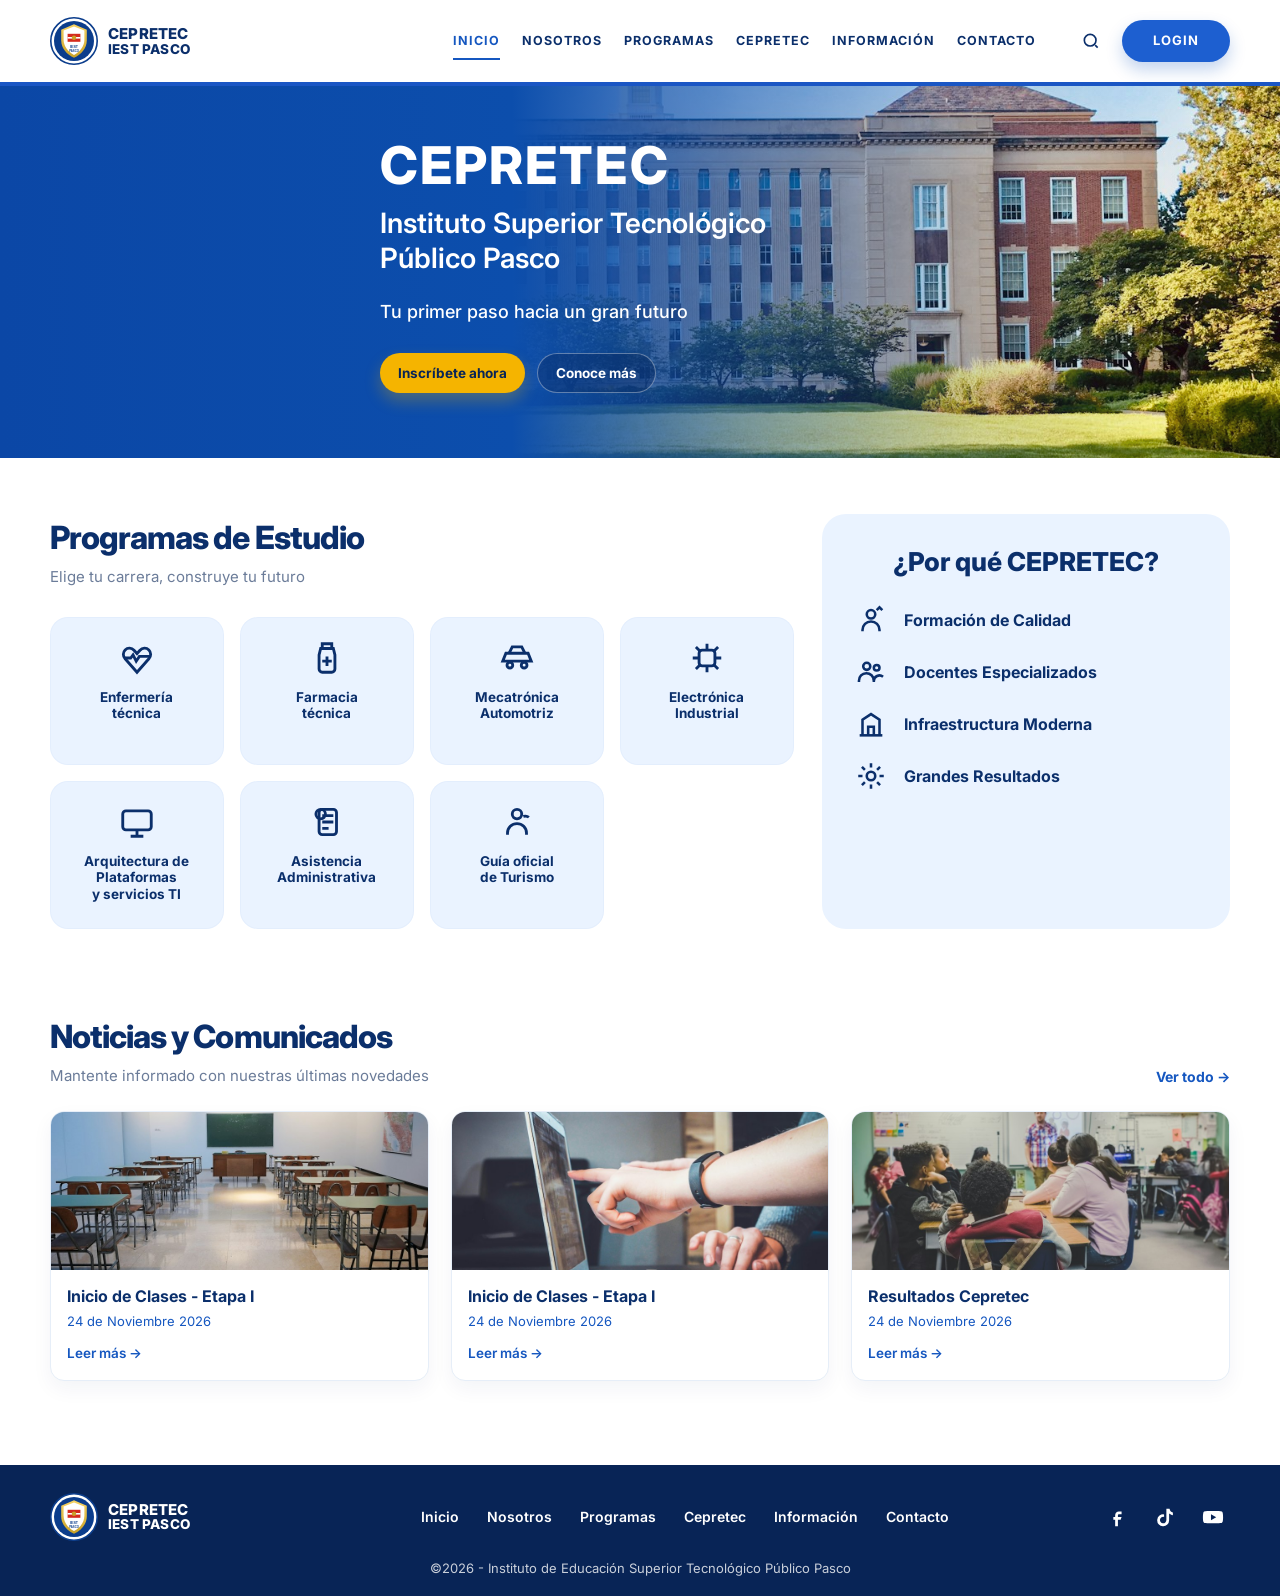
<file: index.html>
<!DOCTYPE html>
<html lang="es">
<head>
  <meta charset="UTF-8">
  <meta name="viewport" content="width=device-width, initial-scale=1.0">
  <title>CEPRETEC | Instituto Superior Tecnológico Público Pasco</title>
  <meta name="description" content="CEPRETEC IEST Pasco. Tu primer paso hacia un gran futuro. Programas técnicos, noticias e inscripción.">
  <link rel="icon" href="assets/logo.svg" type="image/svg+xml">
  <link rel="preconnect" href="https://fonts.googleapis.com">
  <link rel="preconnect" href="https://fonts.gstatic.com" crossorigin>
  <link href="https://fonts.googleapis.com/css2?family=Inter:wght@400;500;600;700;800&display=swap" rel="stylesheet">
  <link rel="stylesheet" href="css/styles.css">
</head>
<body>
  <header class="header">
    <div class="container header-inner">
      <a class="brand" href="index.html">
        <img src="assets/logo.svg" alt="Logo CEPRETEC IEST Pasco">
        <div class="brand-text">
          <span>CEPRETEC</span>
          <span>IEST PASCO</span>
        </div>
      </a>
      <nav class="nav" data-nav>
        <a href="index.html" class="active">INICIO</a>
        <a href="nosotros.html">NOSOTROS</a>
        <a href="programas.html">PROGRAMAS</a>
        <a href="cepretec.html">CEPRETEC</a>
        <a href="informacion.html">INFORMACIÓN</a>
        <a href="contacto.html">CONTACTO</a>
      </nav>
      <div class="header-actions">
        <button class="search-btn" data-search aria-label="Buscar">
          <svg width="20" height="20" viewBox="0 0 24 24" fill="none" stroke="currentColor" stroke-width="2"><circle cx="11" cy="11" r="7"/><path d="M20 20l-3-3"/></svg>
        </button>
        <a class="btn btn-login" href="login.html">LOGIN</a>
        <button class="menu-btn" data-menu aria-label="Abrir menú">
          <svg width="22" height="22" viewBox="0 0 24 24" fill="none" stroke="currentColor" stroke-width="2"><path d="M4 7h16M4 12h16M4 17h16"/></svg>
        </button>
      </div>
    </div>
  </header>

  <section class="hero">
    <div class="container hero-inner">
      <h1>CEPRETEC</h1>
      <h2>Instituto Superior Tecnológico Público Pasco</h2>
      <p>Tu primer paso hacia un gran futuro</p>
      <div class="hero-actions">
        <a class="btn btn-gold" href="cepretec.html#inscripcion">Inscríbete ahora</a>
        <a class="btn btn-ghost" href="nosotros.html">Conoce más</a>
      </div>
    </div>
  </section>

  <section class="section">
    <div class="container programs-layout">
      <div>
        <h2 class="section-title">Programas de Estudio</h2>
        <p class="section-sub">Elige tu carrera, construye tu futuro</p>
        <div class="program-grid">
          <a class="program-card" href="programas.html#enfermeria">
            <svg viewBox="0 0 24 24"><path d="M19.5 12.5c1.5-1.6 1.5-4.1 0-5.6-1.6-1.6-4.1-1.5-5.6.2L12 9.2l-1.9-2.1c-1.5-1.7-4-1.8-5.6-.2-1.5 1.5-1.5 4 0 5.6L12 21l7.5-8.5z"/><path d="M4 12h4l1.5-2 2 4 2-3H20"/></svg>
            <span>Enfermería<br>técnica</span>
          </a>
          <a class="program-card" href="programas.html#farmacia">
            <svg viewBox="0 0 24 24"><path d="M9 3h6v3H9z"/><path d="M8 6h8l1 4v9a2 2 0 0 1-2 2H9a2 2 0 0 1-2-2V10l1-4z"/><path d="M12 11v6M9 14h6"/></svg>
            <span>Farmacia<br>técnica</span>
          </a>
          <a class="program-card" href="programas.html#mecatronica">
            <svg viewBox="0 0 24 24"><path d="M3 14h18l-2-5H5l-2 5z"/><circle cx="7.5" cy="16.5" r="1.8"/><circle cx="16.5" cy="16.5" r="1.8"/><path d="M7 9l2-4h6l2 4"/></svg>
            <span>Mecatrónica<br>Automotriz</span>
          </a>
          <a class="program-card" href="programas.html#electronica">
            <svg viewBox="0 0 24 24"><rect x="7" y="7" width="10" height="10" rx="2"/><path d="M12 3v4M12 17v4M3 12h4M17 12h4M5 5l3 3M16 16l3 3M19 5l-3 3M8 16l-3 3"/></svg>
            <span>Electrónica<br>Industrial</span>
          </a>
          <a class="program-card" href="programas.html#ti">
            <svg viewBox="0 0 24 24"><rect x="3" y="5" width="18" height="12" rx="2"/><path d="M8 21h8M12 17v4"/></svg>
            <span>Arquitectura de Plataformas<br>y servicios TI</span>
          </a>
          <a class="program-card" href="programas.html#administrativa">
            <svg viewBox="0 0 24 24"><rect x="7" y="4" width="11" height="16" rx="2"/><path d="M9 8h7M9 12h7M9 16h4"/><circle cx="8" cy="7" r="3"/></svg>
            <span>Asistencia<br>Administrativa</span>
          </a>
          <a class="program-card" href="programas.html#turismo">
            <svg viewBox="0 0 24 24"><circle cx="12" cy="7" r="3"/><path d="M6 20v-1a6 6 0 0 1 12 0v1"/><path d="M16 8.5c1.2-.4 2.5-.3 3.5.5"/></svg>
            <span>Guía oficial<br>de Turismo</span>
          </a>
        </div>
      </div>

      <aside class="why-card">
        <h2>¿Por qué CEPRETEC?</h2>
        <div class="why-list">
          <div class="why-item">
            <svg viewBox="0 0 24 24"><circle cx="12" cy="8" r="3"/><path d="M6 20v-1a6 6 0 0 1 12 0v1"/><path d="M16 5l2-2 2 2"/></svg>
            <span>Formación de Calidad</span>
          </div>
          <div class="why-item">
            <svg viewBox="0 0 24 24"><circle cx="9" cy="8" r="2.5"/><circle cx="16" cy="9" r="2"/><path d="M3.5 19v-.8A5 5 0 0 1 14 18"/><path d="M14 19v-.6a4 4 0 0 1 6.5-3.1"/></svg>
            <span>Docentes Especializados</span>
          </div>
          <div class="why-item">
            <svg viewBox="0 0 24 24"><path d="M4 20h16"/><path d="M6 20V9l6-4 6 4v11"/><path d="M10 20v-6h4v6"/></svg>
            <span>Infraestructura Moderna</span>
          </div>
          <div class="why-item">
            <svg viewBox="0 0 24 24"><circle cx="12" cy="12" r="3"/><path d="M12 3v3M12 18v3M3 12h3M18 12h3M5.6 5.6l2.1 2.1M16.3 16.3l2.1 2.1M18.4 5.6l-2.1 2.1M7.7 16.3l-2.1 2.1"/></svg>
            <span>Grandes Resultados</span>
          </div>
        </div>
      </aside>
    </div>
  </section>

  <section class="section">
    <div class="container">
      <div class="news-head">
        <div>
          <h2 class="section-title">Noticias y Comunicados</h2>
          <p class="section-sub">Mantente informado con nuestras últimas novedades</p>
        </div>
        <a class="news-all" href="noticias.html">Ver todo →</a>
      </div>
      <div class="news-grid">
        <a class="news-card" href="noticia-inicio-clases.html">
          <img src="assets/noticia-1.jpg" alt="Estudiantes en aula al inicio de clases">
          <div class="news-body">
            <h3>Inicio de Clases - Etapa I</h3>
            <p class="news-date">24 de Noviembre 2026</p>
            <span class="news-more">Leer más →</span>
          </div>
        </a>
        <a class="news-card" href="noticia-plataforma.html">
          <img src="assets/noticia-2.jpg" alt="Uso de plataforma digital">
          <div class="news-body">
            <h3>Inicio de Clases - Etapa I</h3>
            <p class="news-date">24 de Noviembre 2026</p>
            <span class="news-more">Leer más →</span>
          </div>
        </a>
        <a class="news-card" href="noticia-resultados.html">
          <img src="assets/noticia-3.jpg" alt="Laboratorio de cómputo">
          <div class="news-body">
            <h3>Resultados Cepretec</h3>
            <p class="news-date">24 de Noviembre 2026</p>
            <span class="news-more">Leer más →</span>
          </div>
        </a>
      </div>
    </div>
  </section>

  <footer class="footer">
    <div class="container">
      <div class="footer-inner">
        <a class="brand" href="index.html">
          <img src="assets/logo.svg" alt="Logo CEPRETEC IEST Pasco">
          <div class="brand-text">
            <span>CEPRETEC</span>
            <span>IEST PASCO</span>
          </div>
        </a>
        <nav class="footer-nav">
          <a href="index.html">Inicio</a>
          <a href="nosotros.html">Nosotros</a>
          <a href="programas.html">Programas</a>
          <a href="cepretec.html">Cepretec</a>
          <a href="informacion.html">Información</a>
          <a href="contacto.html">Contacto</a>
        </nav>
        <div class="social">
          <a href="https://facebook.com" aria-label="Facebook" target="_blank" rel="noopener">
            <svg viewBox="0 0 24 24"><path d="M14 9h3V6h-3c-2.2 0-4 1.8-4 4v2H8v3h2v7h3v-7h3l1-3h-4V10c0-.6.4-1 1-1z"/></svg>
          </a>
          <a href="https://tiktok.com" aria-label="TikTok" target="_blank" rel="noopener">
            <svg viewBox="0 0 24 24"><path d="M14 3h3c.2 2 1.6 3.6 3.6 4v3c-1.6-.1-3-.7-4.1-1.7v7.2A6.5 6.5 0 1 1 11 9.2V12a3.5 3.5 0 1 0 2.5 3.3V3z"/></svg>
          </a>
          <a href="https://youtube.com" aria-label="YouTube" target="_blank" rel="noopener">
            <svg viewBox="0 0 24 24"><path d="M23 12.2s0-3.2-.4-4.6c-.2-.9-.9-1.6-1.8-1.8C18.6 5.5 12 5.5 12 5.5s-6.6 0-8.8.3c-.9.2-1.6.9-1.8 1.8C1 9 1 12.2 1 12.2s0 3.2.4 4.6c.2.9.9 1.6 1.8 1.8 2.2.3 8.8.3 8.8.3s6.6 0 8.8-.3c.9-.2 1.6-.9 1.8-1.8.4-1.4.4-4.6.4-4.6zM9.8 15.5v-6.6l5.7 3.3-5.7 3.3z"/></svg>
          </a>
        </div>
      </div>
      <p class="copy">©2026 - Instituto de Educación Superior Tecnológico Público Pasco</p>
    </div>
  </footer>

  <div class="search-overlay" data-search-overlay>
    <div class="search-box">
      <input type="search" data-search-input placeholder="Buscar programas, noticias o páginas...">
      <div class="search-results" data-search-results></div>
    </div>
  </div>
  <script src="js/main.js"></script>
</body>
</html>
</file>
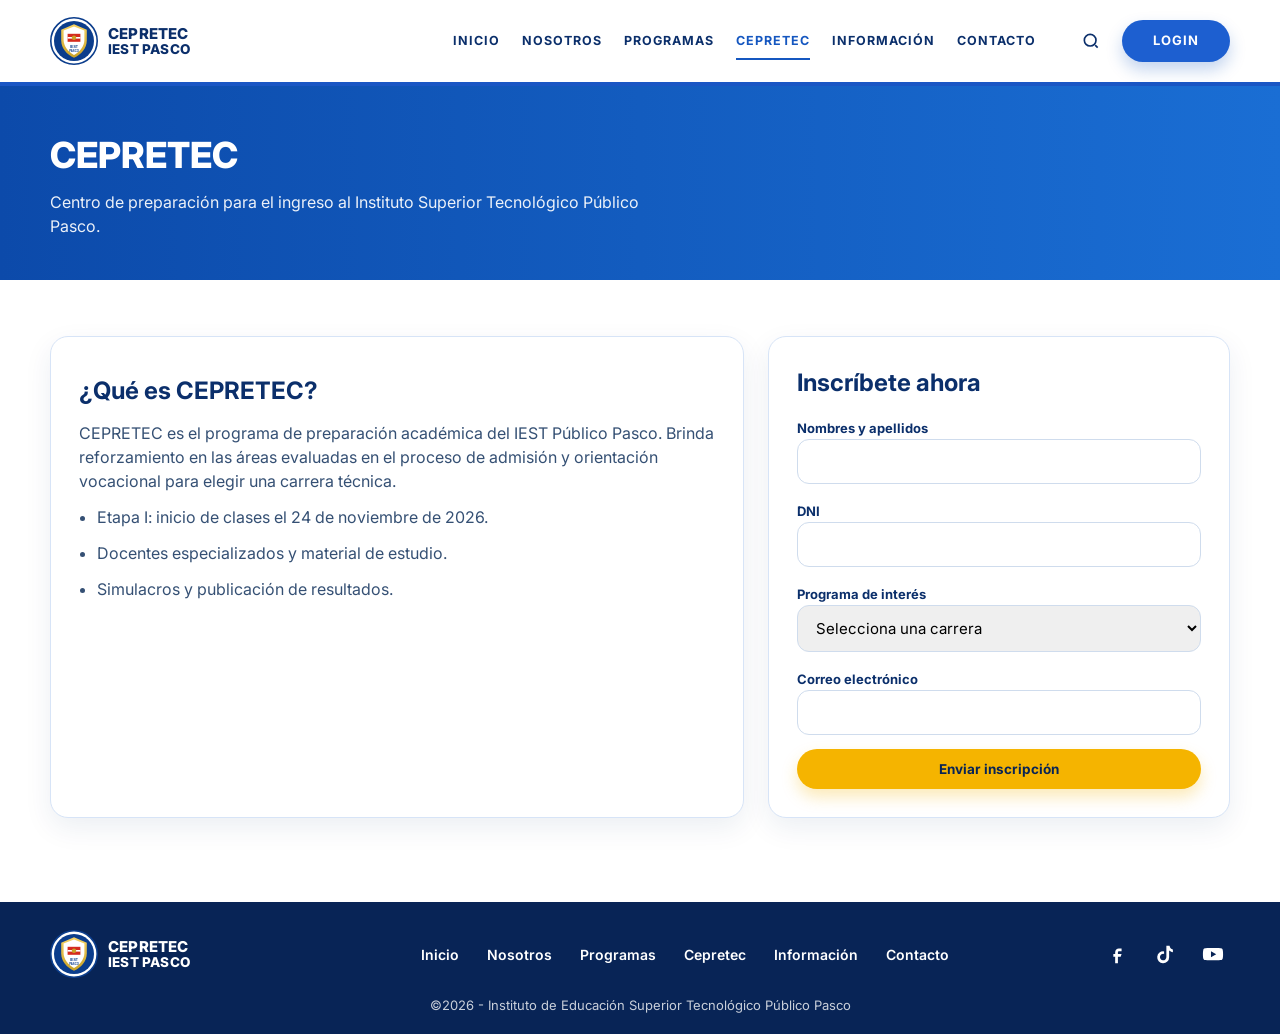
<file: cepretec.html>
<!DOCTYPE html>
<html lang="es">
<head>
  <meta charset="UTF-8">
  <meta name="viewport" content="width=device-width, initial-scale=1.0">
  <title>CEPRETEC | IEST Pasco</title>
  <link rel="icon" href="assets/logo.svg" type="image/svg+xml">
  <link href="https://fonts.googleapis.com/css2?family=Inter:wght@400;500;600;700;800&display=swap" rel="stylesheet">
  <link rel="stylesheet" href="css/styles.css">
</head>
<body>
  <header class="header">
    <div class="container header-inner">
      <a class="brand" href="index.html">
        <img src="assets/logo.svg" alt="Logo CEPRETEC IEST Pasco">
        <div class="brand-text"><span>CEPRETEC</span><span>IEST PASCO</span></div>
      </a>
      <nav class="nav" data-nav>
        <a href="index.html">INICIO</a>
        <a href="nosotros.html">NOSOTROS</a>
        <a href="programas.html">PROGRAMAS</a>
        <a class="active" href="cepretec.html">CEPRETEC</a>
        <a href="informacion.html">INFORMACIÓN</a>
        <a href="contacto.html">CONTACTO</a>
      </nav>
      <div class="header-actions">
        <button class="search-btn" data-search aria-label="Buscar">
          <svg width="20" height="20" viewBox="0 0 24 24" fill="none" stroke="currentColor" stroke-width="2"><circle cx="11" cy="11" r="7"/><path d="M20 20l-3-3"/></svg>
        </button>
        <a class="btn btn-login" href="login.html">LOGIN</a>
        <button class="menu-btn" data-menu aria-label="Abrir menú">
          <svg width="22" height="22" viewBox="0 0 24 24" fill="none" stroke="currentColor" stroke-width="2"><path d="M4 7h16M4 12h16M4 17h16"/></svg>
        </button>
      </div>
    </div>
  </header>

  <section class="page-hero">
    <div class="container">
      <h1>CEPRETEC</h1>
      <p>Centro de preparación para el ingreso al Instituto Superior Tecnológico Público Pasco.</p>
    </div>
  </section>

  <section class="section">
    <div class="container grid-2">
      <article class="panel prose">
        <h2>¿Qué es CEPRETEC?</h2>
        <p>CEPRETEC es el programa de preparación académica del IEST Público Pasco. Brinda reforzamiento en las áreas evaluadas en el proceso de admisión y orientación vocacional para elegir una carrera técnica.</p>
        <ul>
          <li>Etapa I: inicio de clases el 24 de noviembre de 2026.</li>
          <li>Docentes especializados y material de estudio.</li>
          <li>Simulacros y publicación de resultados.</li>
        </ul>
      </article>
      <aside class="panel" id="inscripcion">
        <h2 style="color:var(--navy);margin-bottom:14px;">Inscríbete ahora</h2>
        <form class="form" data-form data-success="Inscripción registrada. Nos contactaremos contigo.">
          <div>
            <label for="nombres">Nombres y apellidos</label>
            <input id="nombres" name="nombres" required>
          </div>
          <div>
            <label for="dni">DNI</label>
            <input id="dni" name="dni" required maxlength="8">
          </div>
          <div>
            <label for="programa">Programa de interés</label>
            <select id="programa" name="programa" required>
              <option value="">Selecciona una carrera</option>
              <option>Enfermería técnica</option>
              <option>Farmacia técnica</option>
              <option>Mecatrónica Automotriz</option>
              <option>Electrónica Industrial</option>
              <option>Arquitectura de Plataformas y servicios TI</option>
              <option>Asistencia Administrativa</option>
              <option>Guía oficial de Turismo</option>
            </select>
          </div>
          <div>
            <label for="correo">Correo electrónico</label>
            <input id="correo" name="correo" type="email" required>
          </div>
          <button class="btn btn-gold" type="submit">Enviar inscripción</button>
          <div class="alert" data-alert></div>
        </form>
      </aside>
    </div>
  </section>

  <footer class="footer">
    <div class="container">
      <div class="footer-inner">
        <a class="brand" href="index.html">
          <img src="assets/logo.svg" alt="Logo CEPRETEC IEST Pasco">
          <div class="brand-text"><span>CEPRETEC</span><span>IEST PASCO</span></div>
        </a>
        <nav class="footer-nav">
          <a href="index.html">Inicio</a>
          <a href="nosotros.html">Nosotros</a>
          <a href="programas.html">Programas</a>
          <a href="cepretec.html">Cepretec</a>
          <a href="informacion.html">Información</a>
          <a href="contacto.html">Contacto</a>
        </nav>
        <div class="social">
          <a href="https://facebook.com" aria-label="Facebook" target="_blank" rel="noopener"><svg viewBox="0 0 24 24"><path d="M14 9h3V6h-3c-2.2 0-4 1.8-4 4v2H8v3h2v7h3v-7h3l1-3h-4V10c0-.6.4-1 1-1z"/></svg></a>
          <a href="https://tiktok.com" aria-label="TikTok" target="_blank" rel="noopener"><svg viewBox="0 0 24 24"><path d="M14 3h3c.2 2 1.6 3.6 3.6 4v3c-1.6-.1-3-.7-4.1-1.7v7.2A6.5 6.5 0 1 1 11 9.2V12a3.5 3.5 0 1 0 2.5 3.3V3z"/></svg></a>
          <a href="https://youtube.com" aria-label="YouTube" target="_blank" rel="noopener"><svg viewBox="0 0 24 24"><path d="M23 12.2s0-3.2-.4-4.6c-.2-.9-.9-1.6-1.8-1.8C18.6 5.5 12 5.5 12 5.5s-6.6 0-8.8.3c-.9.2-1.6.9-1.8 1.8C1 9 1 12.2 1 12.2s0 3.2.4 4.6c.2.9.9 1.6 1.8 1.8 2.2.3 8.8.3 8.8.3s6.6 0 8.8-.3c.9-.2 1.6-.9 1.8-1.8.4-1.4.4-4.6.4-4.6zM9.8 15.5v-6.6l5.7 3.3-5.7 3.3z"/></svg></a>
        </div>
      </div>
      <p class="copy">©2026 - Instituto de Educación Superior Tecnológico Público Pasco</p>
    </div>
  </footer>
  <div class="search-overlay" data-search-overlay>
    <div class="search-box">
      <input type="search" data-search-input placeholder="Buscar programas, noticias o páginas...">
      <div class="search-results" data-search-results></div>
    </div>
  </div>
  <script src="js/main.js"></script>
</body>
</html>
</file>
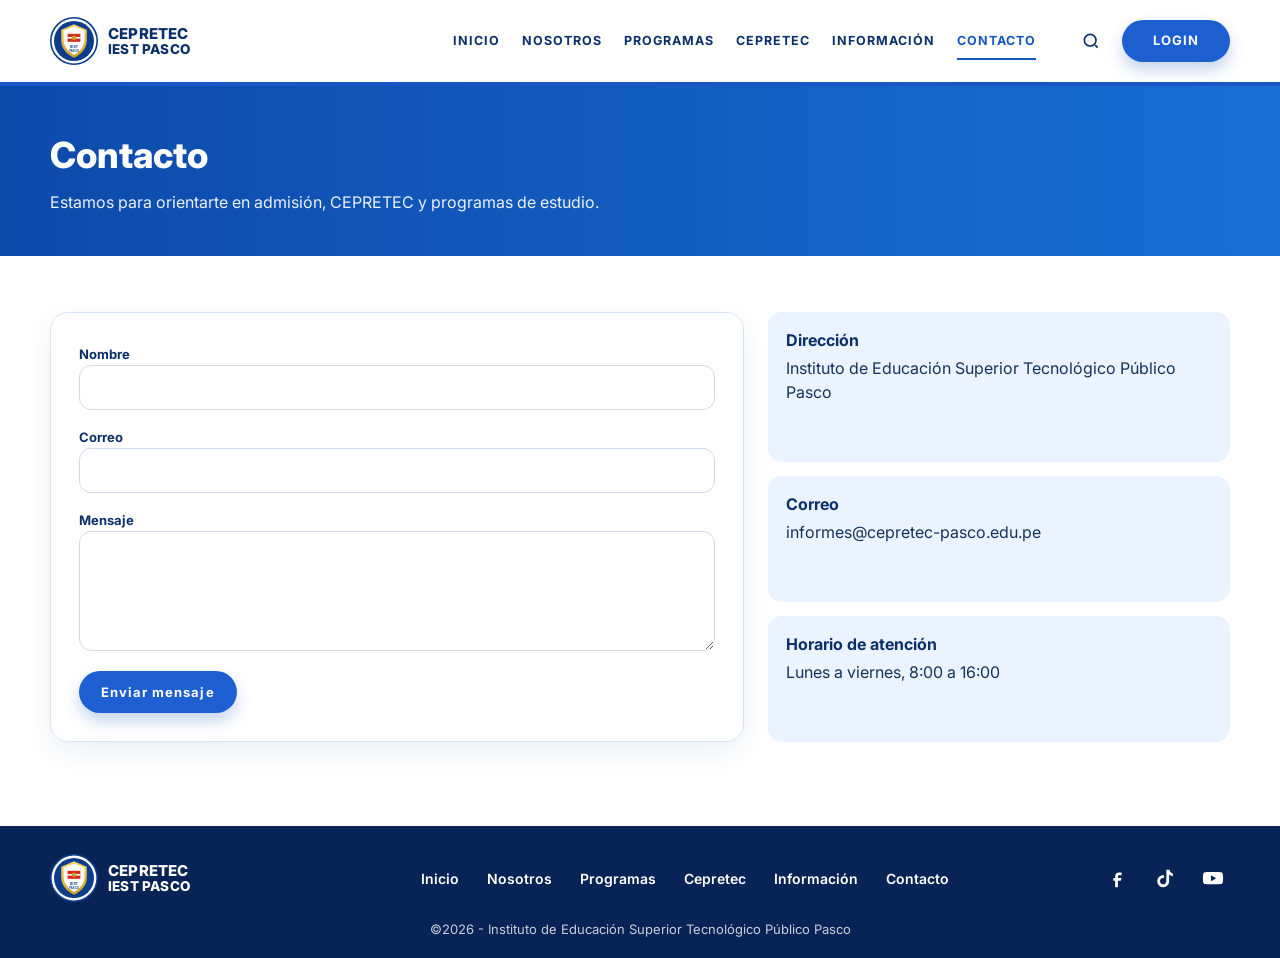
<file: contacto.html>
<!DOCTYPE html>
<html lang="es">
<head>
  <meta charset="UTF-8">
  <meta name="viewport" content="width=device-width, initial-scale=1.0">
  <title>Contacto | CEPRETEC IEST Pasco</title>
  <link rel="icon" href="assets/logo.svg" type="image/svg+xml">
  <link href="https://fonts.googleapis.com/css2?family=Inter:wght@400;500;600;700;800&display=swap" rel="stylesheet">
  <link rel="stylesheet" href="css/styles.css">
</head>
<body>
  <header class="header">
    <div class="container header-inner">
      <a class="brand" href="index.html">
        <img src="assets/logo.svg" alt="Logo CEPRETEC IEST Pasco">
        <div class="brand-text"><span>CEPRETEC</span><span>IEST PASCO</span></div>
      </a>
      <nav class="nav" data-nav>
        <a href="index.html">INICIO</a>
        <a href="nosotros.html">NOSOTROS</a>
        <a href="programas.html">PROGRAMAS</a>
        <a href="cepretec.html">CEPRETEC</a>
        <a href="informacion.html">INFORMACIÓN</a>
        <a class="active" href="contacto.html">CONTACTO</a>
      </nav>
      <div class="header-actions">
        <button class="search-btn" data-search aria-label="Buscar">
          <svg width="20" height="20" viewBox="0 0 24 24" fill="none" stroke="currentColor" stroke-width="2"><circle cx="11" cy="11" r="7"/><path d="M20 20l-3-3"/></svg>
        </button>
        <a class="btn btn-login" href="login.html">LOGIN</a>
        <button class="menu-btn" data-menu aria-label="Abrir menú">
          <svg width="22" height="22" viewBox="0 0 24 24" fill="none" stroke="currentColor" stroke-width="2"><path d="M4 7h16M4 12h16M4 17h16"/></svg>
        </button>
      </div>
    </div>
  </header>

  <section class="page-hero">
    <div class="container">
      <h1>Contacto</h1>
      <p>Estamos para orientarte en admisión, CEPRETEC y programas de estudio.</p>
    </div>
  </section>

  <section class="section">
    <div class="container grid-2">
      <form class="panel form" data-form data-success="Mensaje enviado. Te responderemos a la brevedad.">
        <div>
          <label for="nombre">Nombre</label>
          <input id="nombre" name="nombre" required>
        </div>
        <div>
          <label for="email">Correo</label>
          <input id="email" name="email" type="email" required>
        </div>
        <div>
          <label for="mensaje">Mensaje</label>
          <textarea id="mensaje" name="mensaje" required></textarea>
        </div>
        <button class="btn btn-login" type="submit" style="width:fit-content;">Enviar mensaje</button>
        <div class="alert" data-alert></div>
      </form>
      <aside class="info-list">
        <div class="info-item"><strong>Dirección</strong>Instituto de Educación Superior Tecnológico Público Pasco</div>
        <div class="info-item"><strong>Correo</strong>informes@cepretec-pasco.edu.pe</div>
        <div class="info-item"><strong>Horario de atención</strong>Lunes a viernes, 8:00 a 16:00</div>
      </aside>
    </div>
  </section>

  <footer class="footer">
    <div class="container">
      <div class="footer-inner">
        <a class="brand" href="index.html">
          <img src="assets/logo.svg" alt="Logo CEPRETEC IEST Pasco">
          <div class="brand-text"><span>CEPRETEC</span><span>IEST PASCO</span></div>
        </a>
        <nav class="footer-nav">
          <a href="index.html">Inicio</a>
          <a href="nosotros.html">Nosotros</a>
          <a href="programas.html">Programas</a>
          <a href="cepretec.html">Cepretec</a>
          <a href="informacion.html">Información</a>
          <a href="contacto.html">Contacto</a>
        </nav>
        <div class="social">
          <a href="https://facebook.com" aria-label="Facebook" target="_blank" rel="noopener"><svg viewBox="0 0 24 24"><path d="M14 9h3V6h-3c-2.2 0-4 1.8-4 4v2H8v3h2v7h3v-7h3l1-3h-4V10c0-.6.4-1 1-1z"/></svg></a>
          <a href="https://tiktok.com" aria-label="TikTok" target="_blank" rel="noopener"><svg viewBox="0 0 24 24"><path d="M14 3h3c.2 2 1.6 3.6 3.6 4v3c-1.6-.1-3-.7-4.1-1.7v7.2A6.5 6.5 0 1 1 11 9.2V12a3.5 3.5 0 1 0 2.5 3.3V3z"/></svg></a>
          <a href="https://youtube.com" aria-label="YouTube" target="_blank" rel="noopener"><svg viewBox="0 0 24 24"><path d="M23 12.2s0-3.2-.4-4.6c-.2-.9-.9-1.6-1.8-1.8C18.6 5.5 12 5.5 12 5.5s-6.6 0-8.8.3c-.9.2-1.6.9-1.8 1.8C1 9 1 12.2 1 12.2s0 3.2.4 4.6c.2.9.9 1.6 1.8 1.8 2.2.3 8.8.3 8.8.3s6.6 0 8.8-.3c.9-.2 1.6-.9 1.8-1.8.4-1.4.4-4.6.4-4.6zM9.8 15.5v-6.6l5.7 3.3-5.7 3.3z"/></svg></a>
        </div>
      </div>
      <p class="copy">©2026 - Instituto de Educación Superior Tecnológico Público Pasco</p>
    </div>
  </footer>
  <div class="search-overlay" data-search-overlay>
    <div class="search-box">
      <input type="search" data-search-input placeholder="Buscar programas, noticias o páginas...">
      <div class="search-results" data-search-results></div>
    </div>
  </div>
  <script src="js/main.js"></script>
</body>
</html>
</file>
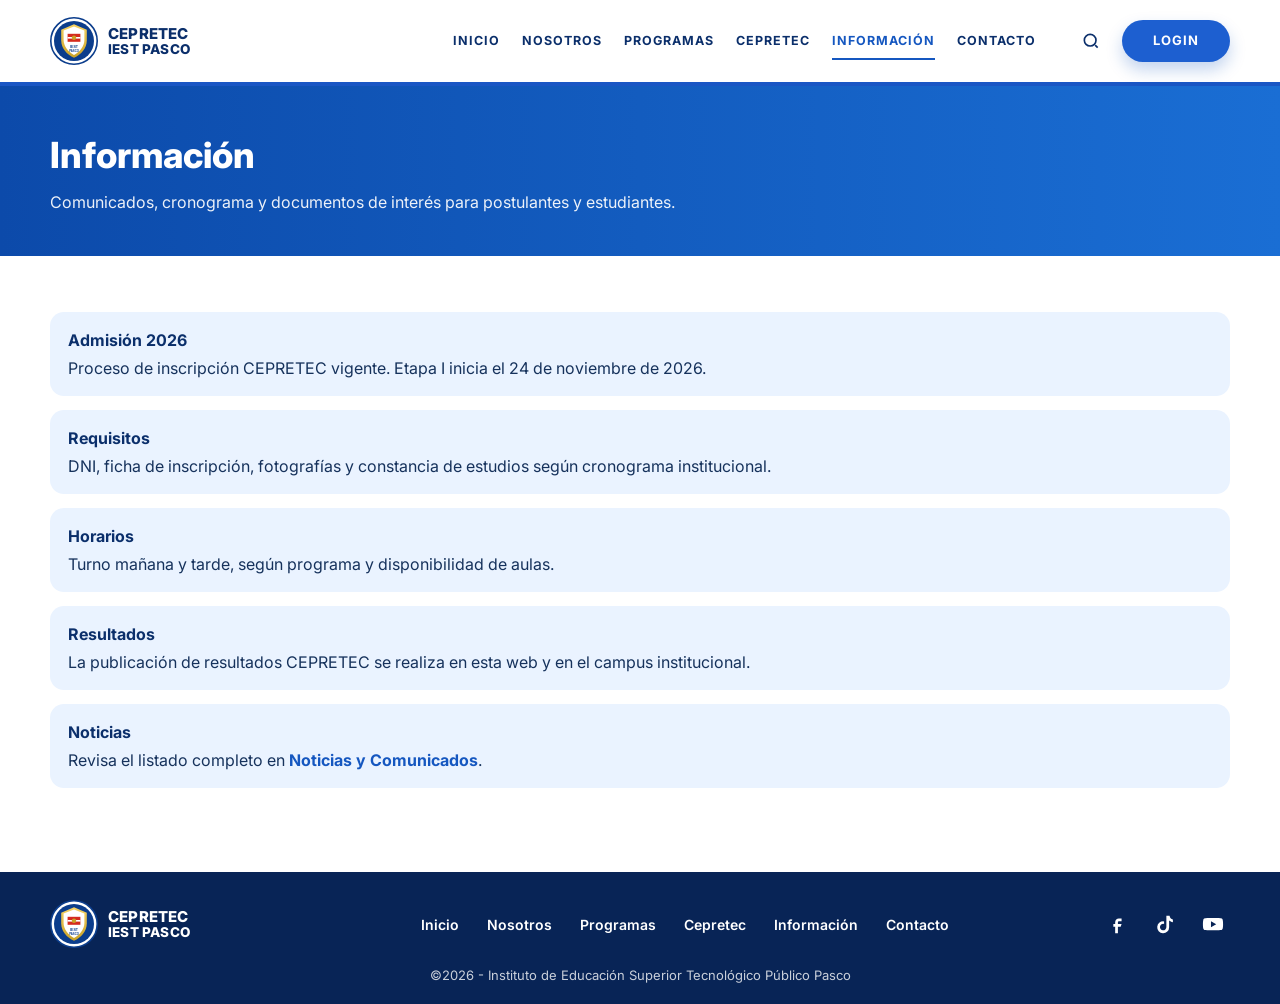
<file: informacion.html>
<!DOCTYPE html>
<html lang="es">
<head>
  <meta charset="UTF-8">
  <meta name="viewport" content="width=device-width, initial-scale=1.0">
  <title>Información | CEPRETEC IEST Pasco</title>
  <link rel="icon" href="assets/logo.svg" type="image/svg+xml">
  <link href="https://fonts.googleapis.com/css2?family=Inter:wght@400;500;600;700;800&display=swap" rel="stylesheet">
  <link rel="stylesheet" href="css/styles.css">
</head>
<body>
  <header class="header">
    <div class="container header-inner">
      <a class="brand" href="index.html">
        <img src="assets/logo.svg" alt="Logo CEPRETEC IEST Pasco">
        <div class="brand-text"><span>CEPRETEC</span><span>IEST PASCO</span></div>
      </a>
      <nav class="nav" data-nav>
        <a href="index.html">INICIO</a>
        <a href="nosotros.html">NOSOTROS</a>
        <a href="programas.html">PROGRAMAS</a>
        <a href="cepretec.html">CEPRETEC</a>
        <a class="active" href="informacion.html">INFORMACIÓN</a>
        <a href="contacto.html">CONTACTO</a>
      </nav>
      <div class="header-actions">
        <button class="search-btn" data-search aria-label="Buscar">
          <svg width="20" height="20" viewBox="0 0 24 24" fill="none" stroke="currentColor" stroke-width="2"><circle cx="11" cy="11" r="7"/><path d="M20 20l-3-3"/></svg>
        </button>
        <a class="btn btn-login" href="login.html">LOGIN</a>
        <button class="menu-btn" data-menu aria-label="Abrir menú">
          <svg width="22" height="22" viewBox="0 0 24 24" fill="none" stroke="currentColor" stroke-width="2"><path d="M4 7h16M4 12h16M4 17h16"/></svg>
        </button>
      </div>
    </div>
  </header>

  <section class="page-hero">
    <div class="container">
      <h1>Información</h1>
      <p>Comunicados, cronograma y documentos de interés para postulantes y estudiantes.</p>
    </div>
  </section>

  <section class="section">
    <div class="container info-list">
      <div class="info-item"><strong>Admisión 2026</strong>Proceso de inscripción CEPRETEC vigente. Etapa I inicia el 24 de noviembre de 2026.</div>
      <div class="info-item"><strong>Requisitos</strong>DNI, ficha de inscripción, fotografías y constancia de estudios según cronograma institucional.</div>
      <div class="info-item"><strong>Horarios</strong>Turno mañana y tarde, según programa y disponibilidad de aulas.</div>
      <div class="info-item"><strong>Resultados</strong>La publicación de resultados CEPRETEC se realiza en esta web y en el campus institucional.</div>
      <div class="info-item"><strong>Noticias</strong>Revisa el listado completo en <a href="noticias.html" style="color:var(--blue);font-weight:700;">Noticias y Comunicados</a>.</div>
    </div>
  </section>

  <footer class="footer">
    <div class="container">
      <div class="footer-inner">
        <a class="brand" href="index.html">
          <img src="assets/logo.svg" alt="Logo CEPRETEC IEST Pasco">
          <div class="brand-text"><span>CEPRETEC</span><span>IEST PASCO</span></div>
        </a>
        <nav class="footer-nav">
          <a href="index.html">Inicio</a>
          <a href="nosotros.html">Nosotros</a>
          <a href="programas.html">Programas</a>
          <a href="cepretec.html">Cepretec</a>
          <a href="informacion.html">Información</a>
          <a href="contacto.html">Contacto</a>
        </nav>
        <div class="social">
          <a href="https://facebook.com" aria-label="Facebook" target="_blank" rel="noopener"><svg viewBox="0 0 24 24"><path d="M14 9h3V6h-3c-2.2 0-4 1.8-4 4v2H8v3h2v7h3v-7h3l1-3h-4V10c0-.6.4-1 1-1z"/></svg></a>
          <a href="https://tiktok.com" aria-label="TikTok" target="_blank" rel="noopener"><svg viewBox="0 0 24 24"><path d="M14 3h3c.2 2 1.6 3.6 3.6 4v3c-1.6-.1-3-.7-4.1-1.7v7.2A6.5 6.5 0 1 1 11 9.2V12a3.5 3.5 0 1 0 2.5 3.3V3z"/></svg></a>
          <a href="https://youtube.com" aria-label="YouTube" target="_blank" rel="noopener"><svg viewBox="0 0 24 24"><path d="M23 12.2s0-3.2-.4-4.6c-.2-.9-.9-1.6-1.8-1.8C18.6 5.5 12 5.5 12 5.5s-6.6 0-8.8.3c-.9.2-1.6.9-1.8 1.8C1 9 1 12.2 1 12.2s0 3.2.4 4.6c.2.9.9 1.6 1.8 1.8 2.2.3 8.8.3 8.8.3s6.6 0 8.8-.3c.9-.2 1.6-.9 1.8-1.8.4-1.4.4-4.6.4-4.6zM9.8 15.5v-6.6l5.7 3.3-5.7 3.3z"/></svg></a>
        </div>
      </div>
      <p class="copy">©2026 - Instituto de Educación Superior Tecnológico Público Pasco</p>
    </div>
  </footer>
  <div class="search-overlay" data-search-overlay>
    <div class="search-box">
      <input type="search" data-search-input placeholder="Buscar programas, noticias o páginas...">
      <div class="search-results" data-search-results></div>
    </div>
  </div>
  <script src="js/main.js"></script>
</body>
</html>
</file>
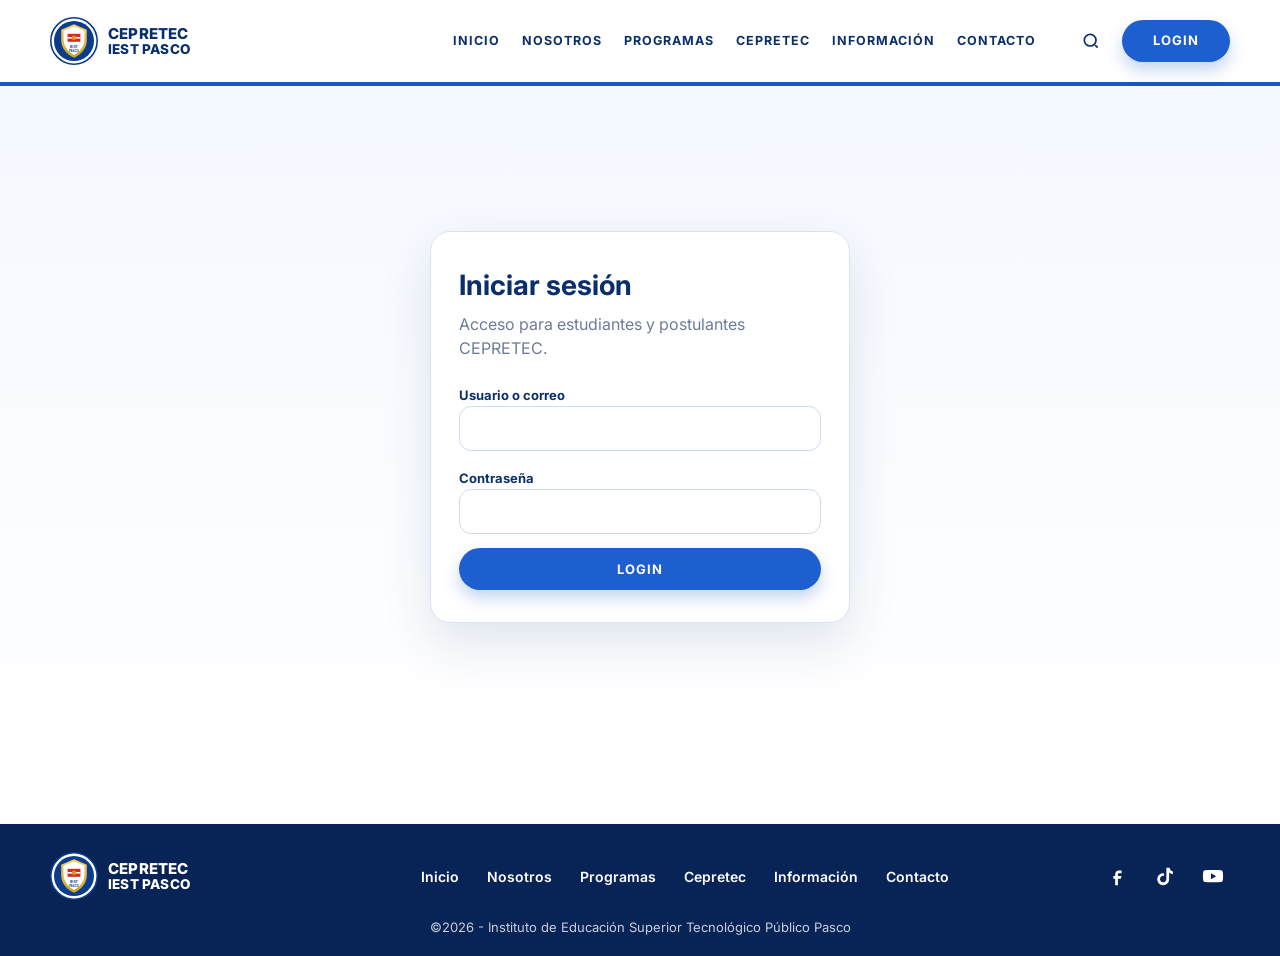
<file: login.html>
<!DOCTYPE html>
<html lang="es">
<head>
  <meta charset="UTF-8">
  <meta name="viewport" content="width=device-width, initial-scale=1.0">
  <title>Login | CEPRETEC IEST Pasco</title>
  <link rel="icon" href="assets/logo.svg" type="image/svg+xml">
  <link href="https://fonts.googleapis.com/css2?family=Inter:wght@400;500;600;700;800&display=swap" rel="stylesheet">
  <link rel="stylesheet" href="css/styles.css">
</head>
<body>
  <header class="header">
    <div class="container header-inner">
      <a class="brand" href="index.html">
        <img src="assets/logo.svg" alt="Logo CEPRETEC IEST Pasco">
        <div class="brand-text"><span>CEPRETEC</span><span>IEST PASCO</span></div>
      </a>
      <nav class="nav" data-nav>
        <a href="index.html">INICIO</a>
        <a href="nosotros.html">NOSOTROS</a>
        <a href="programas.html">PROGRAMAS</a>
        <a href="cepretec.html">CEPRETEC</a>
        <a href="informacion.html">INFORMACIÓN</a>
        <a href="contacto.html">CONTACTO</a>
      </nav>
      <div class="header-actions">
        <button class="search-btn" data-search aria-label="Buscar">
          <svg width="20" height="20" viewBox="0 0 24 24" fill="none" stroke="currentColor" stroke-width="2"><circle cx="11" cy="11" r="7"/><path d="M20 20l-3-3"/></svg>
        </button>
        <a class="btn btn-login" href="login.html">LOGIN</a>
        <button class="menu-btn" data-menu aria-label="Abrir menú">
          <svg width="22" height="22" viewBox="0 0 24 24" fill="none" stroke="currentColor" stroke-width="2"><path d="M4 7h16M4 12h16M4 17h16"/></svg>
        </button>
      </div>
    </div>
  </header>

  <main class="login-wrap">
    <div class="login-card">
      <h1>Iniciar sesión</h1>
      <p>Acceso para estudiantes y postulantes CEPRETEC.</p>
      <form class="form" data-form data-success="Sesión de demostración iniciada. En GitHub Pages este formulario es estático.">
        <div>
          <label for="usuario">Usuario o correo</label>
          <input id="usuario" name="usuario" required>
        </div>
        <div>
          <label for="clave">Contraseña</label>
          <input id="clave" name="clave" type="password" required>
        </div>
        <button class="btn btn-login" type="submit">LOGIN</button>
        <div class="alert" data-alert></div>
      </form>
    </div>
  </main>

  <footer class="footer">
    <div class="container">
      <div class="footer-inner">
        <a class="brand" href="index.html">
          <img src="assets/logo.svg" alt="Logo CEPRETEC IEST Pasco">
          <div class="brand-text"><span>CEPRETEC</span><span>IEST PASCO</span></div>
        </a>
        <nav class="footer-nav">
          <a href="index.html">Inicio</a>
          <a href="nosotros.html">Nosotros</a>
          <a href="programas.html">Programas</a>
          <a href="cepretec.html">Cepretec</a>
          <a href="informacion.html">Información</a>
          <a href="contacto.html">Contacto</a>
        </nav>
        <div class="social">
          <a href="https://facebook.com" aria-label="Facebook" target="_blank" rel="noopener"><svg viewBox="0 0 24 24"><path d="M14 9h3V6h-3c-2.2 0-4 1.8-4 4v2H8v3h2v7h3v-7h3l1-3h-4V10c0-.6.4-1 1-1z"/></svg></a>
          <a href="https://tiktok.com" aria-label="TikTok" target="_blank" rel="noopener"><svg viewBox="0 0 24 24"><path d="M14 3h3c.2 2 1.6 3.6 3.6 4v3c-1.6-.1-3-.7-4.1-1.7v7.2A6.5 6.5 0 1 1 11 9.2V12a3.5 3.5 0 1 0 2.5 3.3V3z"/></svg></a>
          <a href="https://youtube.com" aria-label="YouTube" target="_blank" rel="noopener"><svg viewBox="0 0 24 24"><path d="M23 12.2s0-3.2-.4-4.6c-.2-.9-.9-1.6-1.8-1.8C18.6 5.5 12 5.5 12 5.5s-6.6 0-8.8.3c-.9.2-1.6.9-1.8 1.8C1 9 1 12.2 1 12.2s0 3.2.4 4.6c.2.9.9 1.6 1.8 1.8 2.2.3 8.8.3 8.8.3s6.6 0 8.8-.3c.9-.2 1.6-.9 1.8-1.8.4-1.4.4-4.6.4-4.6zM9.8 15.5v-6.6l5.7 3.3-5.7 3.3z"/></svg></a>
        </div>
      </div>
      <p class="copy">©2026 - Instituto de Educación Superior Tecnológico Público Pasco</p>
    </div>
  </footer>
  <div class="search-overlay" data-search-overlay>
    <div class="search-box">
      <input type="search" data-search-input placeholder="Buscar programas, noticias o páginas...">
      <div class="search-results" data-search-results></div>
    </div>
  </div>
  <script src="js/main.js"></script>
</body>
</html>
</file>
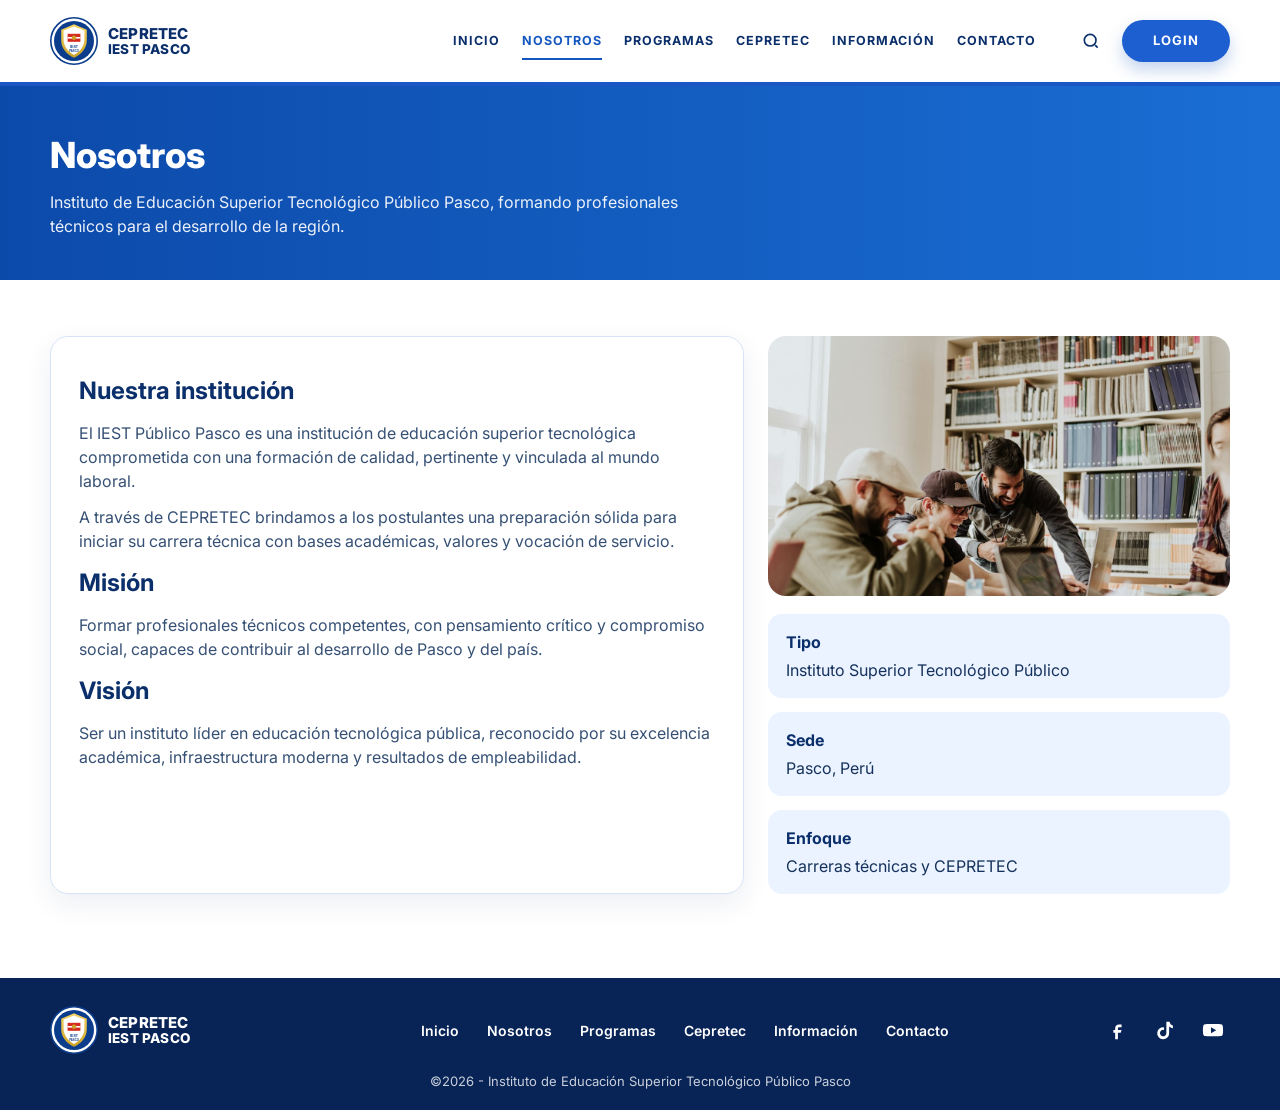
<file: nosotros.html>
<!DOCTYPE html>
<html lang="es">
<head>
  <meta charset="UTF-8">
  <meta name="viewport" content="width=device-width, initial-scale=1.0">
  <title>Nosotros | CEPRETEC IEST Pasco</title>
  <link rel="icon" href="assets/logo.svg" type="image/svg+xml">
  <link rel="preconnect" href="https://fonts.googleapis.com">
  <link href="https://fonts.googleapis.com/css2?family=Inter:wght@400;500;600;700;800&display=swap" rel="stylesheet">
  <link rel="stylesheet" href="css/styles.css">
</head>
<body>
  <header class="header">
    <div class="container header-inner">
      <a class="brand" href="index.html">
        <img src="assets/logo.svg" alt="Logo CEPRETEC IEST Pasco">
        <div class="brand-text"><span>CEPRETEC</span><span>IEST PASCO</span></div>
      </a>
      <nav class="nav" data-nav>
        <a href="index.html">INICIO</a>
        <a class="active" href="nosotros.html">NOSOTROS</a>
        <a href="programas.html">PROGRAMAS</a>
        <a href="cepretec.html">CEPRETEC</a>
        <a href="informacion.html">INFORMACIÓN</a>
        <a href="contacto.html">CONTACTO</a>
      </nav>
      <div class="header-actions">
        <button class="search-btn" data-search aria-label="Buscar">
          <svg width="20" height="20" viewBox="0 0 24 24" fill="none" stroke="currentColor" stroke-width="2"><circle cx="11" cy="11" r="7"/><path d="M20 20l-3-3"/></svg>
        </button>
        <a class="btn btn-login" href="login.html">LOGIN</a>
        <button class="menu-btn" data-menu aria-label="Abrir menú">
          <svg width="22" height="22" viewBox="0 0 24 24" fill="none" stroke="currentColor" stroke-width="2"><path d="M4 7h16M4 12h16M4 17h16"/></svg>
        </button>
      </div>
    </div>
  </header>

  <section class="page-hero">
    <div class="container">
      <h1>Nosotros</h1>
      <p>Instituto de Educación Superior Tecnológico Público Pasco, formando profesionales técnicos para el desarrollo de la región.</p>
    </div>
  </section>

  <section class="section">
    <div class="container grid-2">
      <article class="panel prose">
        <h2>Nuestra institución</h2>
        <p>El IEST Público Pasco es una institución de educación superior tecnológica comprometida con una formación de calidad, pertinente y vinculada al mundo laboral.</p>
        <p>A través de CEPRETEC brindamos a los postulantes una preparación sólida para iniciar su carrera técnica con bases académicas, valores y vocación de servicio.</p>
        <h2>Misión</h2>
        <p>Formar profesionales técnicos competentes, con pensamiento crítico y compromiso social, capaces de contribuir al desarrollo de Pasco y del país.</p>
        <h2>Visión</h2>
        <p>Ser un instituto líder en educación tecnológica pública, reconocido por su excelencia académica, infraestructura moderna y resultados de empleabilidad.</p>
      </article>
      <aside>
        <img src="assets/campus.jpg" alt="Estudiantes del instituto" style="border-radius:18px;height:260px;width:100%;object-fit:cover;margin-bottom:18px;">
        <div class="info-list">
          <div class="info-item"><strong>Tipo</strong>Instituto Superior Tecnológico Público</div>
          <div class="info-item"><strong>Sede</strong>Pasco, Perú</div>
          <div class="info-item"><strong>Enfoque</strong>Carreras técnicas y CEPRETEC</div>
        </div>
      </aside>
    </div>
  </section>

  <footer class="footer">
    <div class="container">
      <div class="footer-inner">
        <a class="brand" href="index.html">
          <img src="assets/logo.svg" alt="Logo CEPRETEC IEST Pasco">
          <div class="brand-text"><span>CEPRETEC</span><span>IEST PASCO</span></div>
        </a>
        <nav class="footer-nav">
          <a href="index.html">Inicio</a>
          <a href="nosotros.html">Nosotros</a>
          <a href="programas.html">Programas</a>
          <a href="cepretec.html">Cepretec</a>
          <a href="informacion.html">Información</a>
          <a href="contacto.html">Contacto</a>
        </nav>
        <div class="social">
          <a href="https://facebook.com" aria-label="Facebook" target="_blank" rel="noopener"><svg viewBox="0 0 24 24"><path d="M14 9h3V6h-3c-2.2 0-4 1.8-4 4v2H8v3h2v7h3v-7h3l1-3h-4V10c0-.6.4-1 1-1z"/></svg></a>
          <a href="https://tiktok.com" aria-label="TikTok" target="_blank" rel="noopener"><svg viewBox="0 0 24 24"><path d="M14 3h3c.2 2 1.6 3.6 3.6 4v3c-1.6-.1-3-.7-4.1-1.7v7.2A6.5 6.5 0 1 1 11 9.2V12a3.5 3.5 0 1 0 2.5 3.3V3z"/></svg></a>
          <a href="https://youtube.com" aria-label="YouTube" target="_blank" rel="noopener"><svg viewBox="0 0 24 24"><path d="M23 12.2s0-3.2-.4-4.6c-.2-.9-.9-1.6-1.8-1.8C18.6 5.5 12 5.5 12 5.5s-6.6 0-8.8.3c-.9.2-1.6.9-1.8 1.8C1 9 1 12.2 1 12.2s0 3.2.4 4.6c.2.9.9 1.6 1.8 1.8 2.2.3 8.8.3 8.8.3s6.6 0 8.8-.3c.9-.2 1.6-.9 1.8-1.8.4-1.4.4-4.6.4-4.6zM9.8 15.5v-6.6l5.7 3.3-5.7 3.3z"/></svg></a>
        </div>
      </div>
      <p class="copy">©2026 - Instituto de Educación Superior Tecnológico Público Pasco</p>
    </div>
  </footer>
  <div class="search-overlay" data-search-overlay>
    <div class="search-box">
      <input type="search" data-search-input placeholder="Buscar programas, noticias o páginas...">
      <div class="search-results" data-search-results></div>
    </div>
  </div>
  <script src="js/main.js"></script>
</body>
</html>
</file>
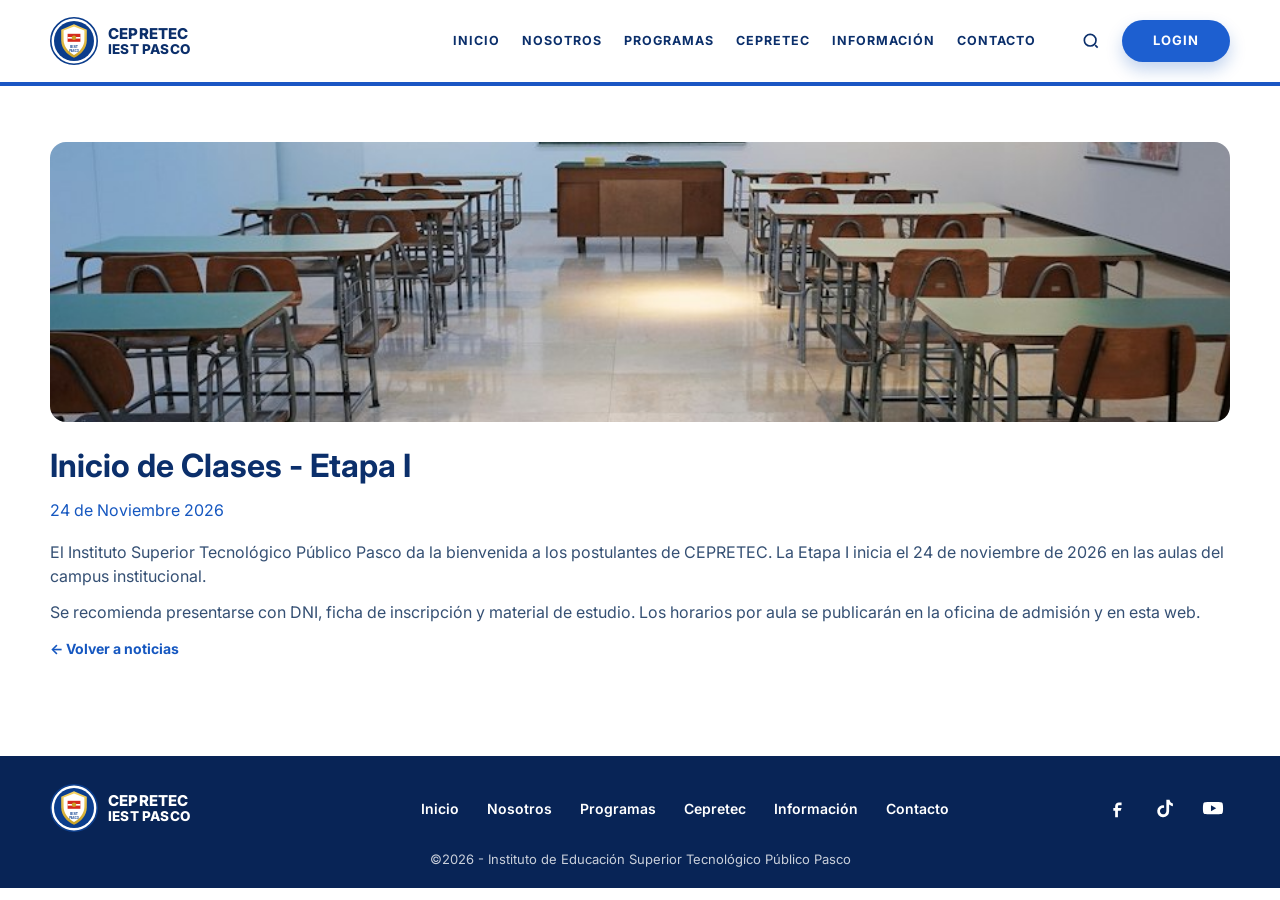
<file: noticia-inicio-clases.html>
<!DOCTYPE html>
<html lang="es">
<head>
  <meta charset="UTF-8">
  <meta name="viewport" content="width=device-width, initial-scale=1.0">
  <title>Inicio de Clases - Etapa I | CEPRETEC</title>
  <link rel="icon" href="assets/logo.svg" type="image/svg+xml">
  <link href="https://fonts.googleapis.com/css2?family=Inter:wght@400;500;600;700;800&display=swap" rel="stylesheet">
  <link rel="stylesheet" href="css/styles.css">
</head>
<body>
  <header class="header">
    <div class="container header-inner">
      <a class="brand" href="index.html">
        <img src="assets/logo.svg" alt="Logo CEPRETEC IEST Pasco">
        <div class="brand-text"><span>CEPRETEC</span><span>IEST PASCO</span></div>
      </a>
      <nav class="nav" data-nav>
        <a href="index.html">INICIO</a>
        <a href="nosotros.html">NOSOTROS</a>
        <a href="programas.html">PROGRAMAS</a>
        <a href="cepretec.html">CEPRETEC</a>
        <a href="informacion.html">INFORMACIÓN</a>
        <a href="contacto.html">CONTACTO</a>
      </nav>
      <div class="header-actions">
        <button class="search-btn" data-search aria-label="Buscar">
          <svg width="20" height="20" viewBox="0 0 24 24" fill="none" stroke="currentColor" stroke-width="2"><circle cx="11" cy="11" r="7"/><path d="M20 20l-3-3"/></svg>
        </button>
        <a class="btn btn-login" href="login.html">LOGIN</a>
        <button class="menu-btn" data-menu aria-label="Abrir menú">
          <svg width="22" height="22" viewBox="0 0 24 24" fill="none" stroke="currentColor" stroke-width="2"><path d="M4 7h16M4 12h16M4 17h16"/></svg>
        </button>
      </div>
    </div>
  </header>

  <section class="section">
    <article class="container article prose">
      <img class="cover" src="assets/noticia-1.jpg" alt="Aula al inicio de clases">
      <h1>Inicio de Clases - Etapa I</h1>
      <p class="meta">24 de Noviembre 2026</p>
      <p>El Instituto Superior Tecnológico Público Pasco da la bienvenida a los postulantes de CEPRETEC. La Etapa I inicia el 24 de noviembre de 2026 en las aulas del campus institucional.</p>
      <p>Se recomienda presentarse con DNI, ficha de inscripción y material de estudio. Los horarios por aula se publicarán en la oficina de admisión y en esta web.</p>
      <p><a class="news-all" href="noticias.html">← Volver a noticias</a></p>
    </article>
  </section>

  <footer class="footer">
    <div class="container">
      <div class="footer-inner">
        <a class="brand" href="index.html">
          <img src="assets/logo.svg" alt="Logo CEPRETEC IEST Pasco">
          <div class="brand-text"><span>CEPRETEC</span><span>IEST PASCO</span></div>
        </a>
        <nav class="footer-nav">
          <a href="index.html">Inicio</a>
          <a href="nosotros.html">Nosotros</a>
          <a href="programas.html">Programas</a>
          <a href="cepretec.html">Cepretec</a>
          <a href="informacion.html">Información</a>
          <a href="contacto.html">Contacto</a>
        </nav>
        <div class="social">
          <a href="https://facebook.com" aria-label="Facebook" target="_blank" rel="noopener"><svg viewBox="0 0 24 24"><path d="M14 9h3V6h-3c-2.2 0-4 1.8-4 4v2H8v3h2v7h3v-7h3l1-3h-4V10c0-.6.4-1 1-1z"/></svg></a>
          <a href="https://tiktok.com" aria-label="TikTok" target="_blank" rel="noopener"><svg viewBox="0 0 24 24"><path d="M14 3h3c.2 2 1.6 3.6 3.6 4v3c-1.6-.1-3-.7-4.1-1.7v7.2A6.5 6.5 0 1 1 11 9.2V12a3.5 3.5 0 1 0 2.5 3.3V3z"/></svg></a>
          <a href="https://youtube.com" aria-label="YouTube" target="_blank" rel="noopener"><svg viewBox="0 0 24 24"><path d="M23 12.2s0-3.2-.4-4.6c-.2-.9-.9-1.6-1.8-1.8C18.6 5.5 12 5.5 12 5.5s-6.6 0-8.8.3c-.9.2-1.6.9-1.8 1.8C1 9 1 12.2 1 12.2s0 3.2.4 4.6c.2.9.9 1.6 1.8 1.8 2.2.3 8.8.3 8.8.3s6.6 0 8.8-.3c.9-.2 1.6-.9 1.8-1.8.4-1.4.4-4.6.4-4.6zM9.8 15.5v-6.6l5.7 3.3-5.7 3.3z"/></svg></a>
        </div>
      </div>
      <p class="copy">©2026 - Instituto de Educación Superior Tecnológico Público Pasco</p>
    </div>
  </footer>
  <div class="search-overlay" data-search-overlay>
    <div class="search-box">
      <input type="search" data-search-input placeholder="Buscar programas, noticias o páginas...">
      <div class="search-results" data-search-results></div>
    </div>
  </div>
  <script src="js/main.js"></script>
</body>
</html>
</file>
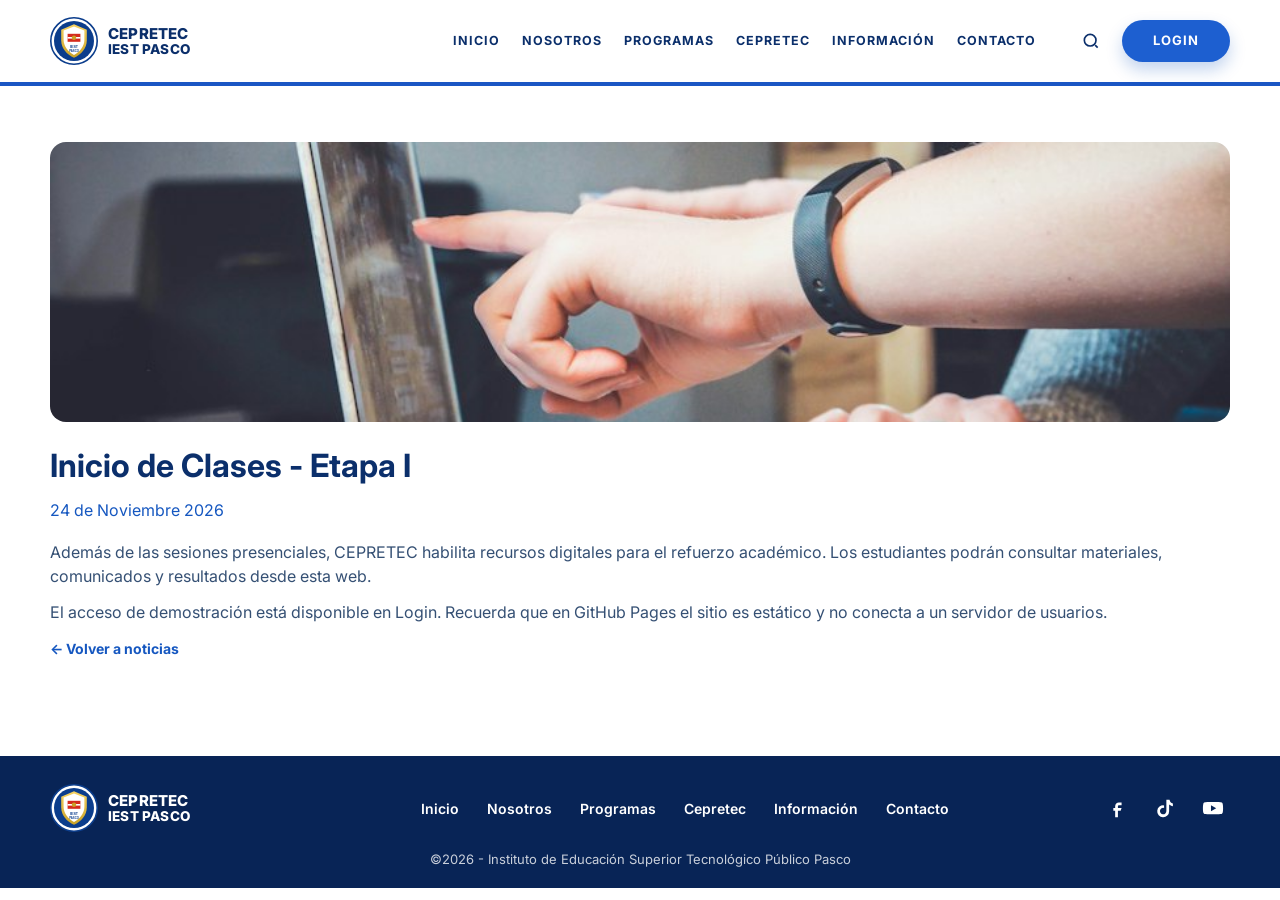
<file: noticia-plataforma.html>
<!DOCTYPE html>
<html lang="es">
<head>
  <meta charset="UTF-8">
  <meta name="viewport" content="width=device-width, initial-scale=1.0">
  <title>Inicio de Clases - Plataforma | CEPRETEC</title>
  <link rel="icon" href="assets/logo.svg" type="image/svg+xml">
  <link href="https://fonts.googleapis.com/css2?family=Inter:wght@400;500;600;700;800&display=swap" rel="stylesheet">
  <link rel="stylesheet" href="css/styles.css">
</head>
<body>
  <header class="header">
    <div class="container header-inner">
      <a class="brand" href="index.html">
        <img src="assets/logo.svg" alt="Logo CEPRETEC IEST Pasco">
        <div class="brand-text"><span>CEPRETEC</span><span>IEST PASCO</span></div>
      </a>
      <nav class="nav" data-nav>
        <a href="index.html">INICIO</a>
        <a href="nosotros.html">NOSOTROS</a>
        <a href="programas.html">PROGRAMAS</a>
        <a href="cepretec.html">CEPRETEC</a>
        <a href="informacion.html">INFORMACIÓN</a>
        <a href="contacto.html">CONTACTO</a>
      </nav>
      <div class="header-actions">
        <button class="search-btn" data-search aria-label="Buscar">
          <svg width="20" height="20" viewBox="0 0 24 24" fill="none" stroke="currentColor" stroke-width="2"><circle cx="11" cy="11" r="7"/><path d="M20 20l-3-3"/></svg>
        </button>
        <a class="btn btn-login" href="login.html">LOGIN</a>
        <button class="menu-btn" data-menu aria-label="Abrir menú">
          <svg width="22" height="22" viewBox="0 0 24 24" fill="none" stroke="currentColor" stroke-width="2"><path d="M4 7h16M4 12h16M4 17h16"/></svg>
        </button>
      </div>
    </div>
  </header>

  <section class="section">
    <article class="container article prose">
      <img class="cover" src="assets/noticia-2.jpg" alt="Plataforma digital de clases">
      <h1>Inicio de Clases - Etapa I</h1>
      <p class="meta">24 de Noviembre 2026</p>
      <p>Además de las sesiones presenciales, CEPRETEC habilita recursos digitales para el refuerzo académico. Los estudiantes podrán consultar materiales, comunicados y resultados desde esta web.</p>
      <p>El acceso de demostración está disponible en Login. Recuerda que en GitHub Pages el sitio es estático y no conecta a un servidor de usuarios.</p>
      <p><a class="news-all" href="noticias.html">← Volver a noticias</a></p>
    </article>
  </section>

  <footer class="footer">
    <div class="container">
      <div class="footer-inner">
        <a class="brand" href="index.html">
          <img src="assets/logo.svg" alt="Logo CEPRETEC IEST Pasco">
          <div class="brand-text"><span>CEPRETEC</span><span>IEST PASCO</span></div>
        </a>
        <nav class="footer-nav">
          <a href="index.html">Inicio</a>
          <a href="nosotros.html">Nosotros</a>
          <a href="programas.html">Programas</a>
          <a href="cepretec.html">Cepretec</a>
          <a href="informacion.html">Información</a>
          <a href="contacto.html">Contacto</a>
        </nav>
        <div class="social">
          <a href="https://facebook.com" aria-label="Facebook" target="_blank" rel="noopener"><svg viewBox="0 0 24 24"><path d="M14 9h3V6h-3c-2.2 0-4 1.8-4 4v2H8v3h2v7h3v-7h3l1-3h-4V10c0-.6.4-1 1-1z"/></svg></a>
          <a href="https://tiktok.com" aria-label="TikTok" target="_blank" rel="noopener"><svg viewBox="0 0 24 24"><path d="M14 3h3c.2 2 1.6 3.6 3.6 4v3c-1.6-.1-3-.7-4.1-1.7v7.2A6.5 6.5 0 1 1 11 9.2V12a3.5 3.5 0 1 0 2.5 3.3V3z"/></svg></a>
          <a href="https://youtube.com" aria-label="YouTube" target="_blank" rel="noopener"><svg viewBox="0 0 24 24"><path d="M23 12.2s0-3.2-.4-4.6c-.2-.9-.9-1.6-1.8-1.8C18.6 5.5 12 5.5 12 5.5s-6.6 0-8.8.3c-.9.2-1.6.9-1.8 1.8C1 9 1 12.2 1 12.2s0 3.2.4 4.6c.2.9.9 1.6 1.8 1.8 2.2.3 8.8.3 8.8.3s6.6 0 8.8-.3c.9-.2 1.6-.9 1.8-1.8.4-1.4.4-4.6.4-4.6zM9.8 15.5v-6.6l5.7 3.3-5.7 3.3z"/></svg></a>
        </div>
      </div>
      <p class="copy">©2026 - Instituto de Educación Superior Tecnológico Público Pasco</p>
    </div>
  </footer>
  <div class="search-overlay" data-search-overlay>
    <div class="search-box">
      <input type="search" data-search-input placeholder="Buscar programas, noticias o páginas...">
      <div class="search-results" data-search-results></div>
    </div>
  </div>
  <script src="js/main.js"></script>
</body>
</html>
</file>
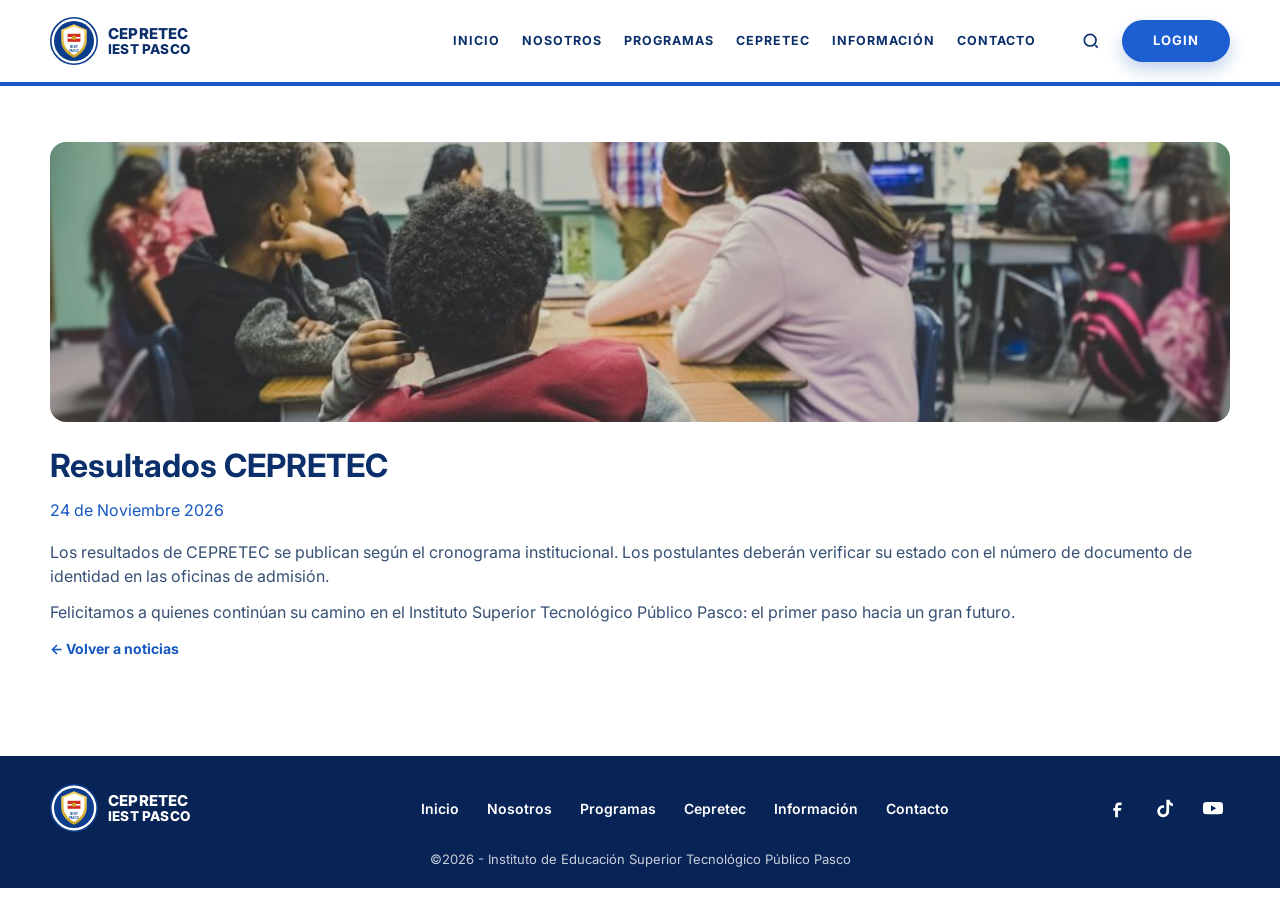
<file: noticia-resultados.html>
<!DOCTYPE html>
<html lang="es">
<head>
  <meta charset="UTF-8">
  <meta name="viewport" content="width=device-width, initial-scale=1.0">
  <title>Resultados CEPRETEC | IEST Pasco</title>
  <link rel="icon" href="assets/logo.svg" type="image/svg+xml">
  <link href="https://fonts.googleapis.com/css2?family=Inter:wght@400;500;600;700;800&display=swap" rel="stylesheet">
  <link rel="stylesheet" href="css/styles.css">
</head>
<body>
  <header class="header">
    <div class="container header-inner">
      <a class="brand" href="index.html">
        <img src="assets/logo.svg" alt="Logo CEPRETEC IEST Pasco">
        <div class="brand-text"><span>CEPRETEC</span><span>IEST PASCO</span></div>
      </a>
      <nav class="nav" data-nav>
        <a href="index.html">INICIO</a>
        <a href="nosotros.html">NOSOTROS</a>
        <a href="programas.html">PROGRAMAS</a>
        <a href="cepretec.html">CEPRETEC</a>
        <a href="informacion.html">INFORMACIÓN</a>
        <a href="contacto.html">CONTACTO</a>
      </nav>
      <div class="header-actions">
        <button class="search-btn" data-search aria-label="Buscar">
          <svg width="20" height="20" viewBox="0 0 24 24" fill="none" stroke="currentColor" stroke-width="2"><circle cx="11" cy="11" r="7"/><path d="M20 20l-3-3"/></svg>
        </button>
        <a class="btn btn-login" href="login.html">LOGIN</a>
        <button class="menu-btn" data-menu aria-label="Abrir menú">
          <svg width="22" height="22" viewBox="0 0 24 24" fill="none" stroke="currentColor" stroke-width="2"><path d="M4 7h16M4 12h16M4 17h16"/></svg>
        </button>
      </div>
    </div>
  </header>

  <section class="section">
    <article class="container article prose">
      <img class="cover" src="assets/noticia-3.jpg" alt="Estudiantes en laboratorio">
      <h1>Resultados CEPRETEC</h1>
      <p class="meta">24 de Noviembre 2026</p>
      <p>Los resultados de CEPRETEC se publican según el cronograma institucional. Los postulantes deberán verificar su estado con el número de documento de identidad en las oficinas de admisión.</p>
      <p>Felicitamos a quienes continúan su camino en el Instituto Superior Tecnológico Público Pasco: el primer paso hacia un gran futuro.</p>
      <p><a class="news-all" href="noticias.html">← Volver a noticias</a></p>
    </article>
  </section>

  <footer class="footer">
    <div class="container">
      <div class="footer-inner">
        <a class="brand" href="index.html">
          <img src="assets/logo.svg" alt="Logo CEPRETEC IEST Pasco">
          <div class="brand-text"><span>CEPRETEC</span><span>IEST PASCO</span></div>
        </a>
        <nav class="footer-nav">
          <a href="index.html">Inicio</a>
          <a href="nosotros.html">Nosotros</a>
          <a href="programas.html">Programas</a>
          <a href="cepretec.html">Cepretec</a>
          <a href="informacion.html">Información</a>
          <a href="contacto.html">Contacto</a>
        </nav>
        <div class="social">
          <a href="https://facebook.com" aria-label="Facebook" target="_blank" rel="noopener"><svg viewBox="0 0 24 24"><path d="M14 9h3V6h-3c-2.2 0-4 1.8-4 4v2H8v3h2v7h3v-7h3l1-3h-4V10c0-.6.4-1 1-1z"/></svg></a>
          <a href="https://tiktok.com" aria-label="TikTok" target="_blank" rel="noopener"><svg viewBox="0 0 24 24"><path d="M14 3h3c.2 2 1.6 3.6 3.6 4v3c-1.6-.1-3-.7-4.1-1.7v7.2A6.5 6.5 0 1 1 11 9.2V12a3.5 3.5 0 1 0 2.5 3.3V3z"/></svg></a>
          <a href="https://youtube.com" aria-label="YouTube" target="_blank" rel="noopener"><svg viewBox="0 0 24 24"><path d="M23 12.2s0-3.2-.4-4.6c-.2-.9-.9-1.6-1.8-1.8C18.6 5.5 12 5.5 12 5.5s-6.6 0-8.8.3c-.9.2-1.6.9-1.8 1.8C1 9 1 12.2 1 12.2s0 3.2.4 4.6c.2.9.9 1.6 1.8 1.8 2.2.3 8.8.3 8.8.3s6.6 0 8.8-.3c.9-.2 1.6-.9 1.8-1.8.4-1.4.4-4.6.4-4.6zM9.8 15.5v-6.6l5.7 3.3-5.7 3.3z"/></svg></a>
        </div>
      </div>
      <p class="copy">©2026 - Instituto de Educación Superior Tecnológico Público Pasco</p>
    </div>
  </footer>
  <div class="search-overlay" data-search-overlay>
    <div class="search-box">
      <input type="search" data-search-input placeholder="Buscar programas, noticias o páginas...">
      <div class="search-results" data-search-results></div>
    </div>
  </div>
  <script src="js/main.js"></script>
</body>
</html>
</file>
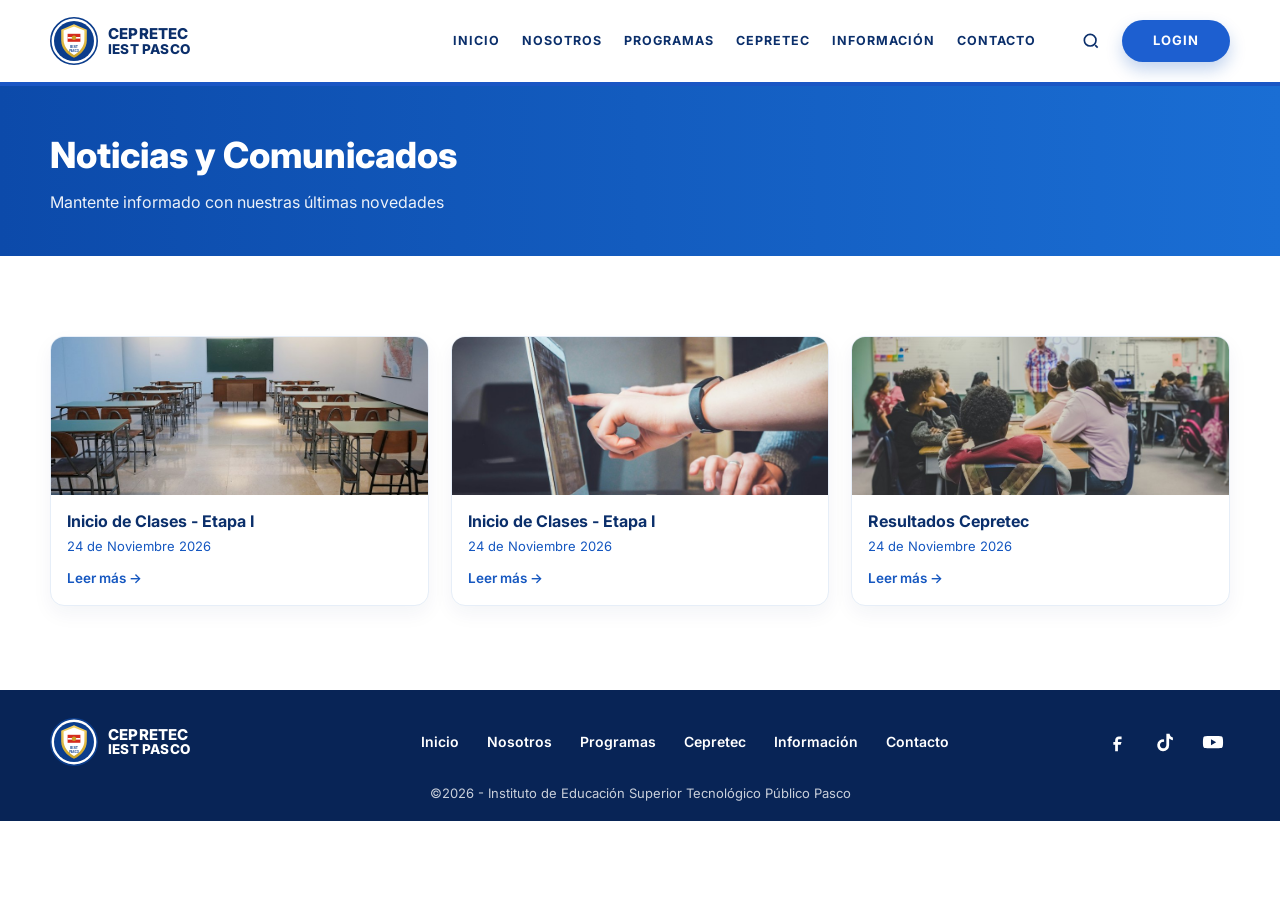
<file: noticias.html>
<!DOCTYPE html>
<html lang="es">
<head>
  <meta charset="UTF-8">
  <meta name="viewport" content="width=device-width, initial-scale=1.0">
  <title>Noticias y Comunicados | CEPRETEC IEST Pasco</title>
  <link rel="icon" href="assets/logo.svg" type="image/svg+xml">
  <link href="https://fonts.googleapis.com/css2?family=Inter:wght@400;500;600;700;800&display=swap" rel="stylesheet">
  <link rel="stylesheet" href="css/styles.css">
</head>
<body>
  <header class="header">
    <div class="container header-inner">
      <a class="brand" href="index.html">
        <img src="assets/logo.svg" alt="Logo CEPRETEC IEST Pasco">
        <div class="brand-text"><span>CEPRETEC</span><span>IEST PASCO</span></div>
      </a>
      <nav class="nav" data-nav>
        <a href="index.html">INICIO</a>
        <a href="nosotros.html">NOSOTROS</a>
        <a href="programas.html">PROGRAMAS</a>
        <a href="cepretec.html">CEPRETEC</a>
        <a href="informacion.html">INFORMACIÓN</a>
        <a href="contacto.html">CONTACTO</a>
      </nav>
      <div class="header-actions">
        <button class="search-btn" data-search aria-label="Buscar">
          <svg width="20" height="20" viewBox="0 0 24 24" fill="none" stroke="currentColor" stroke-width="2"><circle cx="11" cy="11" r="7"/><path d="M20 20l-3-3"/></svg>
        </button>
        <a class="btn btn-login" href="login.html">LOGIN</a>
        <button class="menu-btn" data-menu aria-label="Abrir menú">
          <svg width="22" height="22" viewBox="0 0 24 24" fill="none" stroke="currentColor" stroke-width="2"><path d="M4 7h16M4 12h16M4 17h16"/></svg>
        </button>
      </div>
    </div>
  </header>

  <section class="page-hero">
    <div class="container">
      <h1>Noticias y Comunicados</h1>
      <p>Mantente informado con nuestras últimas novedades</p>
    </div>
  </section>

  <section class="section">
    <div class="container news-grid">
      <a class="news-card" href="noticia-inicio-clases.html">
        <img src="assets/noticia-1.jpg" alt="Estudiantes en aula">
        <div class="news-body">
          <h3>Inicio de Clases - Etapa I</h3>
          <p class="news-date">24 de Noviembre 2026</p>
          <span class="news-more">Leer más →</span>
        </div>
      </a>
      <a class="news-card" href="noticia-plataforma.html">
        <img src="assets/noticia-2.jpg" alt="Plataforma digital">
        <div class="news-body">
          <h3>Inicio de Clases - Etapa I</h3>
          <p class="news-date">24 de Noviembre 2026</p>
          <span class="news-more">Leer más →</span>
        </div>
      </a>
      <a class="news-card" href="noticia-resultados.html">
        <img src="assets/noticia-3.jpg" alt="Laboratorio de cómputo">
        <div class="news-body">
          <h3>Resultados Cepretec</h3>
          <p class="news-date">24 de Noviembre 2026</p>
          <span class="news-more">Leer más →</span>
        </div>
      </a>
    </div>
  </section>

  <footer class="footer">
    <div class="container">
      <div class="footer-inner">
        <a class="brand" href="index.html">
          <img src="assets/logo.svg" alt="Logo CEPRETEC IEST Pasco">
          <div class="brand-text"><span>CEPRETEC</span><span>IEST PASCO</span></div>
        </a>
        <nav class="footer-nav">
          <a href="index.html">Inicio</a>
          <a href="nosotros.html">Nosotros</a>
          <a href="programas.html">Programas</a>
          <a href="cepretec.html">Cepretec</a>
          <a href="informacion.html">Información</a>
          <a href="contacto.html">Contacto</a>
        </nav>
        <div class="social">
          <a href="https://facebook.com" aria-label="Facebook" target="_blank" rel="noopener"><svg viewBox="0 0 24 24"><path d="M14 9h3V6h-3c-2.2 0-4 1.8-4 4v2H8v3h2v7h3v-7h3l1-3h-4V10c0-.6.4-1 1-1z"/></svg></a>
          <a href="https://tiktok.com" aria-label="TikTok" target="_blank" rel="noopener"><svg viewBox="0 0 24 24"><path d="M14 3h3c.2 2 1.6 3.6 3.6 4v3c-1.6-.1-3-.7-4.1-1.7v7.2A6.5 6.5 0 1 1 11 9.2V12a3.5 3.5 0 1 0 2.5 3.3V3z"/></svg></a>
          <a href="https://youtube.com" aria-label="YouTube" target="_blank" rel="noopener"><svg viewBox="0 0 24 24"><path d="M23 12.2s0-3.2-.4-4.6c-.2-.9-.9-1.6-1.8-1.8C18.6 5.5 12 5.5 12 5.5s-6.6 0-8.8.3c-.9.2-1.6.9-1.8 1.8C1 9 1 12.2 1 12.2s0 3.2.4 4.6c.2.9.9 1.6 1.8 1.8 2.2.3 8.8.3 8.8.3s6.6 0 8.8-.3c.9-.2 1.6-.9 1.8-1.8.4-1.4.4-4.6.4-4.6zM9.8 15.5v-6.6l5.7 3.3-5.7 3.3z"/></svg></a>
        </div>
      </div>
      <p class="copy">©2026 - Instituto de Educación Superior Tecnológico Público Pasco</p>
    </div>
  </footer>
  <div class="search-overlay" data-search-overlay>
    <div class="search-box">
      <input type="search" data-search-input placeholder="Buscar programas, noticias o páginas...">
      <div class="search-results" data-search-results></div>
    </div>
  </div>
  <script src="js/main.js"></script>
</body>
</html>
</file>
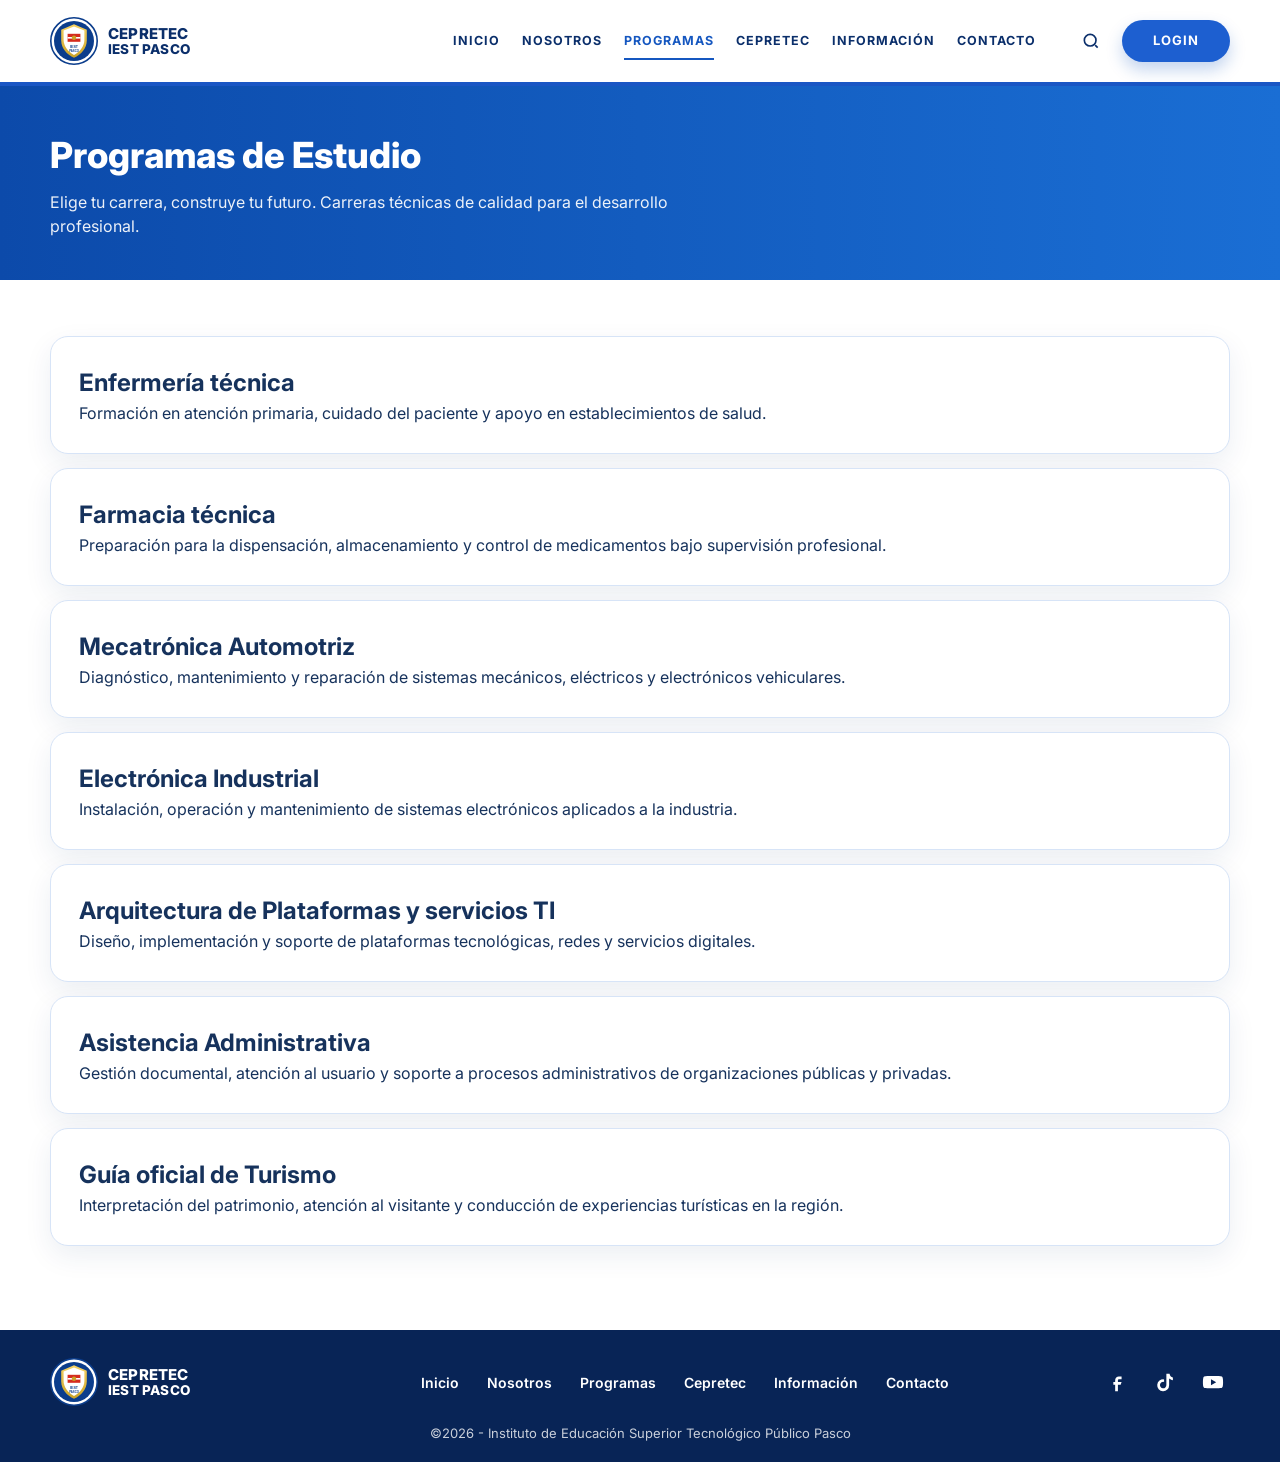
<file: programas.html>
<!DOCTYPE html>
<html lang="es">
<head>
  <meta charset="UTF-8">
  <meta name="viewport" content="width=device-width, initial-scale=1.0">
  <title>Programas de Estudio | CEPRETEC IEST Pasco</title>
  <link rel="icon" href="assets/logo.svg" type="image/svg+xml">
  <link href="https://fonts.googleapis.com/css2?family=Inter:wght@400;500;600;700;800&display=swap" rel="stylesheet">
  <link rel="stylesheet" href="css/styles.css">
</head>
<body>
  <header class="header">
    <div class="container header-inner">
      <a class="brand" href="index.html">
        <img src="assets/logo.svg" alt="Logo CEPRETEC IEST Pasco">
        <div class="brand-text"><span>CEPRETEC</span><span>IEST PASCO</span></div>
      </a>
      <nav class="nav" data-nav>
        <a href="index.html">INICIO</a>
        <a href="nosotros.html">NOSOTROS</a>
        <a class="active" href="programas.html">PROGRAMAS</a>
        <a href="cepretec.html">CEPRETEC</a>
        <a href="informacion.html">INFORMACIÓN</a>
        <a href="contacto.html">CONTACTO</a>
      </nav>
      <div class="header-actions">
        <button class="search-btn" data-search aria-label="Buscar">
          <svg width="20" height="20" viewBox="0 0 24 24" fill="none" stroke="currentColor" stroke-width="2"><circle cx="11" cy="11" r="7"/><path d="M20 20l-3-3"/></svg>
        </button>
        <a class="btn btn-login" href="login.html">LOGIN</a>
        <button class="menu-btn" data-menu aria-label="Abrir menú">
          <svg width="22" height="22" viewBox="0 0 24 24" fill="none" stroke="currentColor" stroke-width="2"><path d="M4 7h16M4 12h16M4 17h16"/></svg>
        </button>
      </div>
    </div>
  </header>

  <section class="page-hero">
    <div class="container">
      <h1>Programas de Estudio</h1>
      <p>Elige tu carrera, construye tu futuro. Carreras técnicas de calidad para el desarrollo profesional.</p>
    </div>
  </section>

  <section class="section">
    <div class="container info-list">
      <article class="panel" id="enfermeria"><h2>Enfermería técnica</h2><p>Formación en atención primaria, cuidado del paciente y apoyo en establecimientos de salud.</p></article>
      <article class="panel" id="farmacia"><h2>Farmacia técnica</h2><p>Preparación para la dispensación, almacenamiento y control de medicamentos bajo supervisión profesional.</p></article>
      <article class="panel" id="mecatronica"><h2>Mecatrónica Automotriz</h2><p>Diagnóstico, mantenimiento y reparación de sistemas mecánicos, eléctricos y electrónicos vehiculares.</p></article>
      <article class="panel" id="electronica"><h2>Electrónica Industrial</h2><p>Instalación, operación y mantenimiento de sistemas electrónicos aplicados a la industria.</p></article>
      <article class="panel" id="ti"><h2>Arquitectura de Plataformas y servicios TI</h2><p>Diseño, implementación y soporte de plataformas tecnológicas, redes y servicios digitales.</p></article>
      <article class="panel" id="administrativa"><h2>Asistencia Administrativa</h2><p>Gestión documental, atención al usuario y soporte a procesos administrativos de organizaciones públicas y privadas.</p></article>
      <article class="panel" id="turismo"><h2>Guía oficial de Turismo</h2><p>Interpretación del patrimonio, atención al visitante y conducción de experiencias turísticas en la región.</p></article>
    </div>
  </section>

  <footer class="footer">
    <div class="container">
      <div class="footer-inner">
        <a class="brand" href="index.html">
          <img src="assets/logo.svg" alt="Logo CEPRETEC IEST Pasco">
          <div class="brand-text"><span>CEPRETEC</span><span>IEST PASCO</span></div>
        </a>
        <nav class="footer-nav">
          <a href="index.html">Inicio</a>
          <a href="nosotros.html">Nosotros</a>
          <a href="programas.html">Programas</a>
          <a href="cepretec.html">Cepretec</a>
          <a href="informacion.html">Información</a>
          <a href="contacto.html">Contacto</a>
        </nav>
        <div class="social">
          <a href="https://facebook.com" aria-label="Facebook" target="_blank" rel="noopener"><svg viewBox="0 0 24 24"><path d="M14 9h3V6h-3c-2.2 0-4 1.8-4 4v2H8v3h2v7h3v-7h3l1-3h-4V10c0-.6.4-1 1-1z"/></svg></a>
          <a href="https://tiktok.com" aria-label="TikTok" target="_blank" rel="noopener"><svg viewBox="0 0 24 24"><path d="M14 3h3c.2 2 1.6 3.6 3.6 4v3c-1.6-.1-3-.7-4.1-1.7v7.2A6.5 6.5 0 1 1 11 9.2V12a3.5 3.5 0 1 0 2.5 3.3V3z"/></svg></a>
          <a href="https://youtube.com" aria-label="YouTube" target="_blank" rel="noopener"><svg viewBox="0 0 24 24"><path d="M23 12.2s0-3.2-.4-4.6c-.2-.9-.9-1.6-1.8-1.8C18.6 5.5 12 5.5 12 5.5s-6.6 0-8.8.3c-.9.2-1.6.9-1.8 1.8C1 9 1 12.2 1 12.2s0 3.2.4 4.6c.2.9.9 1.6 1.8 1.8 2.2.3 8.8.3 8.8.3s6.6 0 8.8-.3c.9-.2 1.6-.9 1.8-1.8.4-1.4.4-4.6.4-4.6zM9.8 15.5v-6.6l5.7 3.3-5.7 3.3z"/></svg></a>
        </div>
      </div>
      <p class="copy">©2026 - Instituto de Educación Superior Tecnológico Público Pasco</p>
    </div>
  </footer>
  <div class="search-overlay" data-search-overlay>
    <div class="search-box">
      <input type="search" data-search-input placeholder="Buscar programas, noticias o páginas...">
      <div class="search-results" data-search-results></div>
    </div>
  </div>
  <script src="js/main.js"></script>
</body>
</html>
</file>
<file: css/styles.css>
:root {
  --navy: #0b2f6b;
  --navy-deep: #082456;
  --blue: #1557c0;
  --blue-bright: #1d5fd0;
  --blue-header: #1a56c4;
  --hero-start: #0c4aaa;
  --hero-end: #1a6ed4;
  --gold: #f5b400;
  --gold-hover: #e0a400;
  --text: #16325c;
  --muted: #6b7c99;
  --card: #eaf3ff;
  --line: #d7e4f7;
  --white: #ffffff;
  --shadow: 0 10px 28px rgba(11, 47, 107, 0.08);
  --radius: 18px;
  --max: 1180px;
}

* {
  box-sizing: border-box;
  margin: 0;
  padding: 0;
}

html {
  scroll-behavior: smooth;
}

body {
  font-family: "Inter", system-ui, sans-serif;
  color: var(--text);
  background: var(--white);
  line-height: 1.5;
  min-height: 100vh;
}

img {
  max-width: 100%;
  display: block;
}

a {
  color: inherit;
  text-decoration: none;
}

button,
input,
textarea,
select {
  font-family: inherit;
}

.container {
  width: min(var(--max), calc(100% - 48px));
  margin-inline: auto;
}

/* Header */
.header {
  position: relative;
  z-index: 50;
  background: var(--white);
  border-bottom: 4px solid var(--blue-header);
}

.header-inner {
  display: flex;
  align-items: center;
  gap: 36px;
  min-height: 82px;
}

.brand {
  display: flex;
  align-items: center;
  gap: 10px;
  flex-shrink: 0;
}

.brand img {
  width: 48px;
  height: 48px;
}

.brand-text {
  display: flex;
  flex-direction: column;
  line-height: 1.05;
  color: var(--navy);
  font-weight: 800;
  letter-spacing: 0.2px;
}

.brand-text span:first-child {
  font-size: 15px;
}

.brand-text span:last-child {
  font-size: 13.5px;
}

.nav {
  display: flex;
  align-items: center;
  gap: 22px;
  margin-left: auto;
  font-size: 12.5px;
  font-weight: 700;
  letter-spacing: 0.08em;
  color: var(--navy);
}

.nav a {
  position: relative;
  padding: 8px 0;
}

.nav a:hover,
.nav a.active {
  color: var(--blue);
}

.nav a.active::after {
  content: "";
  position: absolute;
  left: 0;
  right: 0;
  bottom: -2px;
  height: 2px;
  background: var(--blue);
}

.header-actions {
  display: flex;
  align-items: center;
  gap: 12px;
  flex-shrink: 0;
}

.search-btn,
.menu-btn {
  width: 38px;
  height: 38px;
  border: 0;
  background: transparent;
  color: var(--navy);
  cursor: pointer;
  display: grid;
  place-items: center;
  border-radius: 999px;
}

.search-btn:hover,
.menu-btn:hover {
  background: var(--card);
}

.menu-btn {
  display: none;
}

.btn {
  display: inline-flex;
  align-items: center;
  justify-content: center;
  gap: 8px;
  border: 0;
  cursor: pointer;
  font-weight: 700;
  border-radius: 999px;
  transition: 0.2s ease;
}

.btn-login {
  background: var(--blue-bright);
  color: var(--white);
  min-width: 108px;
  height: 42px;
  padding: 0 22px;
  font-size: 13px;
  letter-spacing: 0.08em;
  box-shadow: 0 8px 16px rgba(21, 87, 192, 0.25);
}

.btn-login:hover {
  background: #154db8;
  transform: translateY(-1px);
}

.btn-gold {
  background: var(--gold);
  color: var(--navy-deep);
  height: 40px;
  padding: 0 18px;
  font-size: 13.5px;
  box-shadow: 0 8px 16px rgba(245, 180, 0, 0.28);
}

.btn-gold:hover {
  background: var(--gold-hover);
}

.btn-ghost {
  background: rgba(8, 36, 86, 0.35);
  color: var(--white);
  border: 1px solid rgba(255, 255, 255, 0.35);
  height: 40px;
  padding: 0 18px;
  font-size: 13.5px;
}

.btn-ghost:hover {
  background: rgba(8, 36, 86, 0.55);
}

/* Hero */
.hero {
  position: relative;
  overflow: hidden;
  color: var(--white);
  min-height: 372px;
  background-color: #0c4eac;
  background-image:
    linear-gradient(90deg, #0b47a6 0%, #0c4eac 40%, rgba(12, 78, 172, 0.55) 58%, rgba(12, 78, 172, 0.18) 76%, rgba(12, 78, 172, 0.04) 90%),
    url("../assets/hero.jpg");
  background-repeat: no-repeat;
  background-size: cover, cover;
  background-position: left center, 80% center;
}

.hero-inner {
  position: relative;
  z-index: 1;
  padding: 54px 0 58px;
  max-width: 520px;
  text-align: left;
}

.hero h1 {
  font-size: clamp(40px, 5vw, 52px);
  font-weight: 800;
  letter-spacing: 0.04em;
  line-height: 1;
}

.hero h2 {
  margin-top: 14px;
  font-size: clamp(22px, 2.6vw, 28px);
  font-weight: 600;
  line-height: 1.25;
  max-width: 420px;
}

.hero p {
  margin-top: 22px;
  font-size: 18px;
  font-weight: 500;
}

.hero-actions {
  display: flex;
  gap: 12px;
  margin-top: 28px;
}

/* Programs */
.section {
  padding: 56px 0 28px;
}

.section-title {
  font-size: 32px;
  color: var(--navy);
  font-weight: 800;
  letter-spacing: -0.03em;
}

.section-sub {
  color: var(--muted);
  margin-top: 4px;
  font-size: 15px;
}

.programs-layout {
  display: grid;
  grid-template-columns: minmax(0, 1.55fr) minmax(280px, 0.85fr);
  gap: 28px;
  align-items: start;
}

.program-grid {
  display: grid;
  grid-template-columns: repeat(4, minmax(0, 1fr));
  gap: 16px;
  margin-top: 28px;
}

.program-card {
  background: var(--card);
  border-radius: var(--radius);
  min-height: 148px;
  padding: 22px 12px 16px;
  display: flex;
  flex-direction: column;
  align-items: center;
  text-align: center;
  color: var(--navy);
  box-shadow: inset 0 0 0 1px rgba(21, 87, 192, 0.03);
  transition: 0.2s ease;
}

.program-card:hover {
  transform: translateY(-4px);
  box-shadow: var(--shadow);
}

.program-card svg {
  width: 38px;
  height: 38px;
  stroke: var(--navy);
  fill: none;
  stroke-width: 1.8;
}

.program-card span {
  margin-top: 12px;
  font-size: 13.5px;
  font-weight: 700;
  line-height: 1.25;
}

.why-card {
  background: var(--card);
  border-radius: 24px;
  padding: 28px 32px 20px;
  min-height: 100%;
}

.why-card h2 {
  text-align: center;
  color: var(--navy);
  font-size: 26px;
  font-weight: 800;
  margin-bottom: 22px;
  white-space: nowrap;
}

.why-list {
  display: flex;
  flex-direction: column;
  gap: 18px;
}

.why-item {
  display: flex;
  align-items: center;
  gap: 16px;
  color: var(--navy);
  font-weight: 700;
  font-size: 16px;
}

.why-item svg {
  width: 34px;
  height: 34px;
  flex-shrink: 0;
  stroke: var(--navy);
  fill: none;
  stroke-width: 1.8;
}

/* News */
.news-head {
  display: flex;
  justify-content: space-between;
  align-items: flex-end;
  gap: 16px;
}

.news-all {
  color: var(--blue);
  font-weight: 700;
  font-size: 14px;
  display: inline-flex;
  align-items: center;
  gap: 6px;
}

.news-all:hover {
  text-decoration: underline;
}

.news-grid {
  margin-top: 24px;
  display: grid;
  grid-template-columns: repeat(3, minmax(0, 1fr));
  gap: 22px;
}

.news-card {
  border: 1px solid #e6eef8;
  border-radius: 14px;
  overflow: hidden;
  background: var(--white);
  box-shadow: 0 8px 20px rgba(16, 46, 90, 0.05);
  transition: 0.2s ease;
}

.news-card:hover {
  transform: translateY(-4px);
  box-shadow: var(--shadow);
}

.news-card img {
  width: 100%;
  height: 158px;
  object-fit: cover;
}

.news-body {
  padding: 14px 16px 16px;
}

.news-body h3 {
  font-size: 16px;
  color: var(--navy);
}

.news-date {
  color: var(--blue);
  font-size: 13px;
  margin: 4px 0 8px;
}

.news-more {
  color: var(--blue);
  font-size: 13.5px;
  font-weight: 600;
}

/* Footer */
.footer {
  margin-top: 56px;
  background: var(--navy-deep);
  color: var(--white);
  padding: 28px 0 18px;
}

.footer-inner {
  display: grid;
  grid-template-columns: 220px 1fr auto;
  align-items: center;
  gap: 24px;
}

.footer .brand-text {
  color: var(--white);
}

.footer-nav {
  display: flex;
  justify-content: center;
  gap: 28px;
  font-size: 14px;
  font-weight: 600;
}

.footer-nav a:hover {
  opacity: 0.8;
}

.social {
  display: flex;
  gap: 14px;
}

.social a {
  width: 34px;
  height: 34px;
  display: grid;
  place-items: center;
  color: var(--white);
}

.social svg {
  width: 22px;
  height: 22px;
  fill: currentColor;
}

.copy {
  text-align: center;
  margin-top: 18px;
  font-size: 13px;
  color: rgba(255, 255, 255, 0.78);
}

/* Page hero / inner pages */
.page-hero {
  background: linear-gradient(90deg, var(--hero-start), var(--hero-end));
  color: var(--white);
  padding: 42px 0;
}

.page-hero h1 {
  font-size: 36px;
  font-weight: 800;
}

.page-hero p {
  margin-top: 8px;
  opacity: 0.92;
  max-width: 640px;
}

.panel {
  background: var(--white);
  border: 1px solid var(--line);
  border-radius: 18px;
  padding: 28px;
  box-shadow: var(--shadow);
}

.prose h2 {
  color: var(--navy);
  margin: 8px 0 12px;
}

.prose p,
.prose li {
  color: #355074;
  margin-bottom: 12px;
}

.prose ul {
  padding-left: 18px;
}

.grid-2 {
  display: grid;
  grid-template-columns: 1.2fr 0.8fr;
  gap: 24px;
}

.info-list {
  display: grid;
  gap: 14px;
}

.info-item {
  background: var(--card);
  border-radius: 14px;
  padding: 16px 18px;
}

.info-item strong {
  display: block;
  color: var(--navy);
  margin-bottom: 4px;
}

.form {
  display: grid;
  gap: 14px;
}

.form label {
  font-size: 13px;
  font-weight: 700;
  color: var(--navy);
}

.form input,
.form textarea,
.form select {
  width: 100%;
  border: 1px solid #cfdced;
  border-radius: 12px;
  padding: 12px 14px;
  font-size: 15px;
  outline: none;
}

.form input:focus,
.form textarea:focus,
.form select:focus {
  border-color: var(--blue);
  box-shadow: 0 0 0 3px rgba(21, 87, 192, 0.12);
}

.form textarea {
  min-height: 120px;
  resize: vertical;
}

.alert {
  display: none;
  background: #e8f8ee;
  color: #146c3a;
  border-radius: 12px;
  padding: 12px 14px;
  font-weight: 600;
}

.login-wrap {
  min-height: calc(100vh - 78px - 140px);
  display: grid;
  place-items: center;
  padding: 40px 0;
  background: linear-gradient(180deg, #f4f8ff, #fff);
}

.login-card {
  width: min(420px, 100%);
  background: var(--white);
  border-radius: 20px;
  padding: 32px 28px;
  box-shadow: 0 20px 50px rgba(11, 47, 107, 0.12);
  border: 1px solid var(--line);
}

.login-card h1 {
  color: var(--navy);
  font-size: 28px;
  margin-bottom: 6px;
}

.login-card p {
  color: var(--muted);
  margin-bottom: 22px;
}

.search-overlay,
.modal {
  position: fixed;
  inset: 0;
  background: rgba(8, 24, 56, 0.45);
  display: none;
  place-items: center;
  z-index: 80;
  padding: 24px;
}

.search-overlay.open,
.modal.open {
  display: grid;
}

.search-box {
  width: min(640px, 100%);
  background: var(--white);
  border-radius: 16px;
  padding: 18px;
}

.search-box input {
  width: 100%;
  border: 1px solid #cfdced;
  border-radius: 12px;
  padding: 14px 16px;
  font-size: 16px;
}

.search-results {
  margin-top: 12px;
  display: grid;
  gap: 8px;
}

.search-results a {
  display: block;
  padding: 10px 12px;
  border-radius: 10px;
  background: var(--card);
  font-weight: 600;
  color: var(--navy);
}

.article img.cover {
  width: 100%;
  height: 280px;
  object-fit: cover;
  border-radius: 16px;
  margin-bottom: 20px;
}

.article h1 {
  color: var(--navy);
  font-size: 32px;
}

.article .meta {
  color: var(--blue);
  margin: 8px 0 18px;
}

@media (max-width: 980px) {
  .nav {
    display: none;
  }

  .nav.open {
    display: flex;
    position: absolute;
    top: 78px;
    left: 0;
    right: 0;
    background: var(--white);
    flex-direction: column;
    align-items: flex-start;
    padding: 16px 24px 20px;
    gap: 4px;
    border-bottom: 1px solid var(--line);
    box-shadow: var(--shadow);
  }

  .menu-btn {
    display: grid;
  }

  .programs-layout,
  .grid-2,
  .footer-inner {
    grid-template-columns: 1fr;
  }

  .program-grid,
  .news-grid {
    grid-template-columns: repeat(2, minmax(0, 1fr));
  }

  .footer-nav {
    justify-content: flex-start;
    flex-wrap: wrap;
    gap: 14px 22px;
  }

  .why-card h2 {
    white-space: normal;
  }

  .hero {
    background-image:
      linear-gradient(180deg, rgba(11, 71, 166, 0.92) 0%, rgba(11, 71, 166, 0.72) 48%, rgba(11, 71, 166, 0.38) 100%),
      url("../assets/hero.jpg");
    background-position: center, center;
  }
}

@media (max-width: 640px) {
  .container {
    width: min(var(--max), calc(100% - 28px));
  }

  .program-grid,
  .news-grid {
    grid-template-columns: 1fr;
  }

  .hero-inner {
    padding: 48px 0 56px;
  }

  .header-inner {
    gap: 10px;
  }

  .btn-login {
    min-width: 86px;
    padding: 0 14px;
  }
}
</file>
